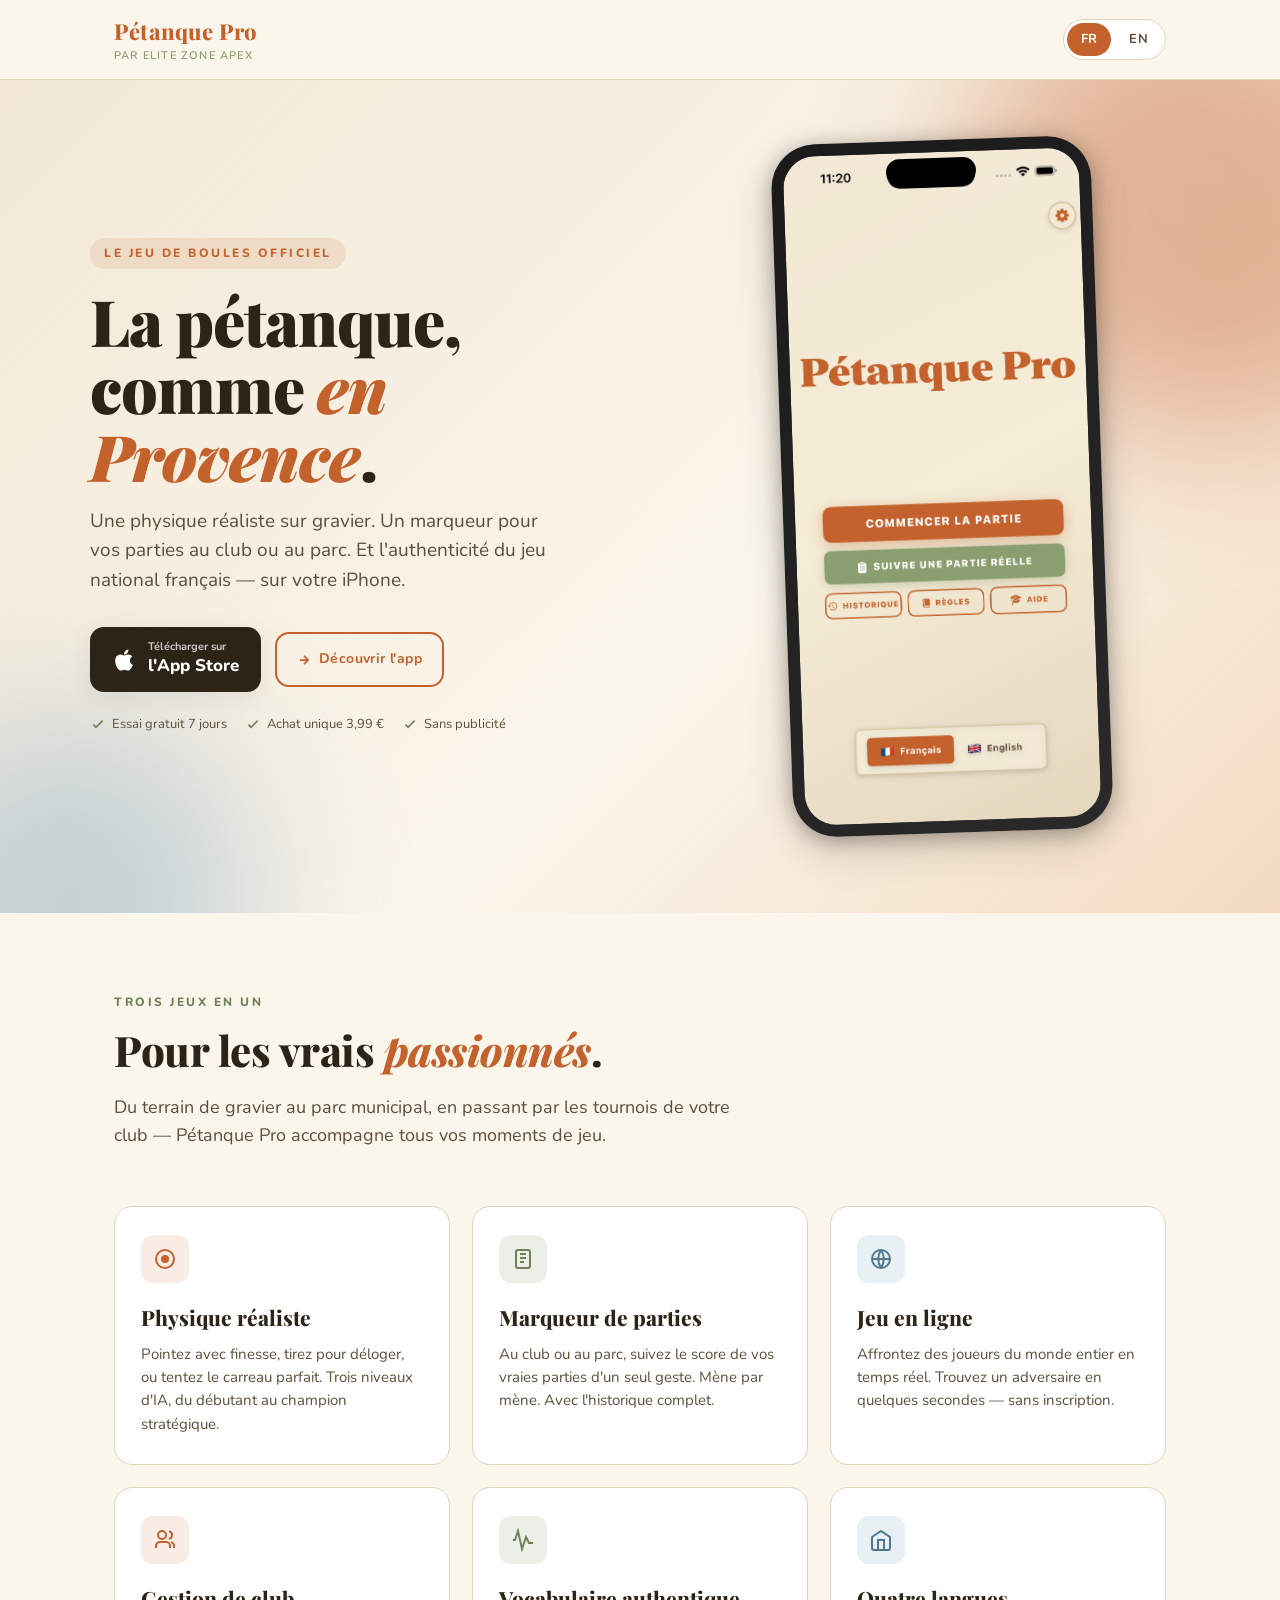
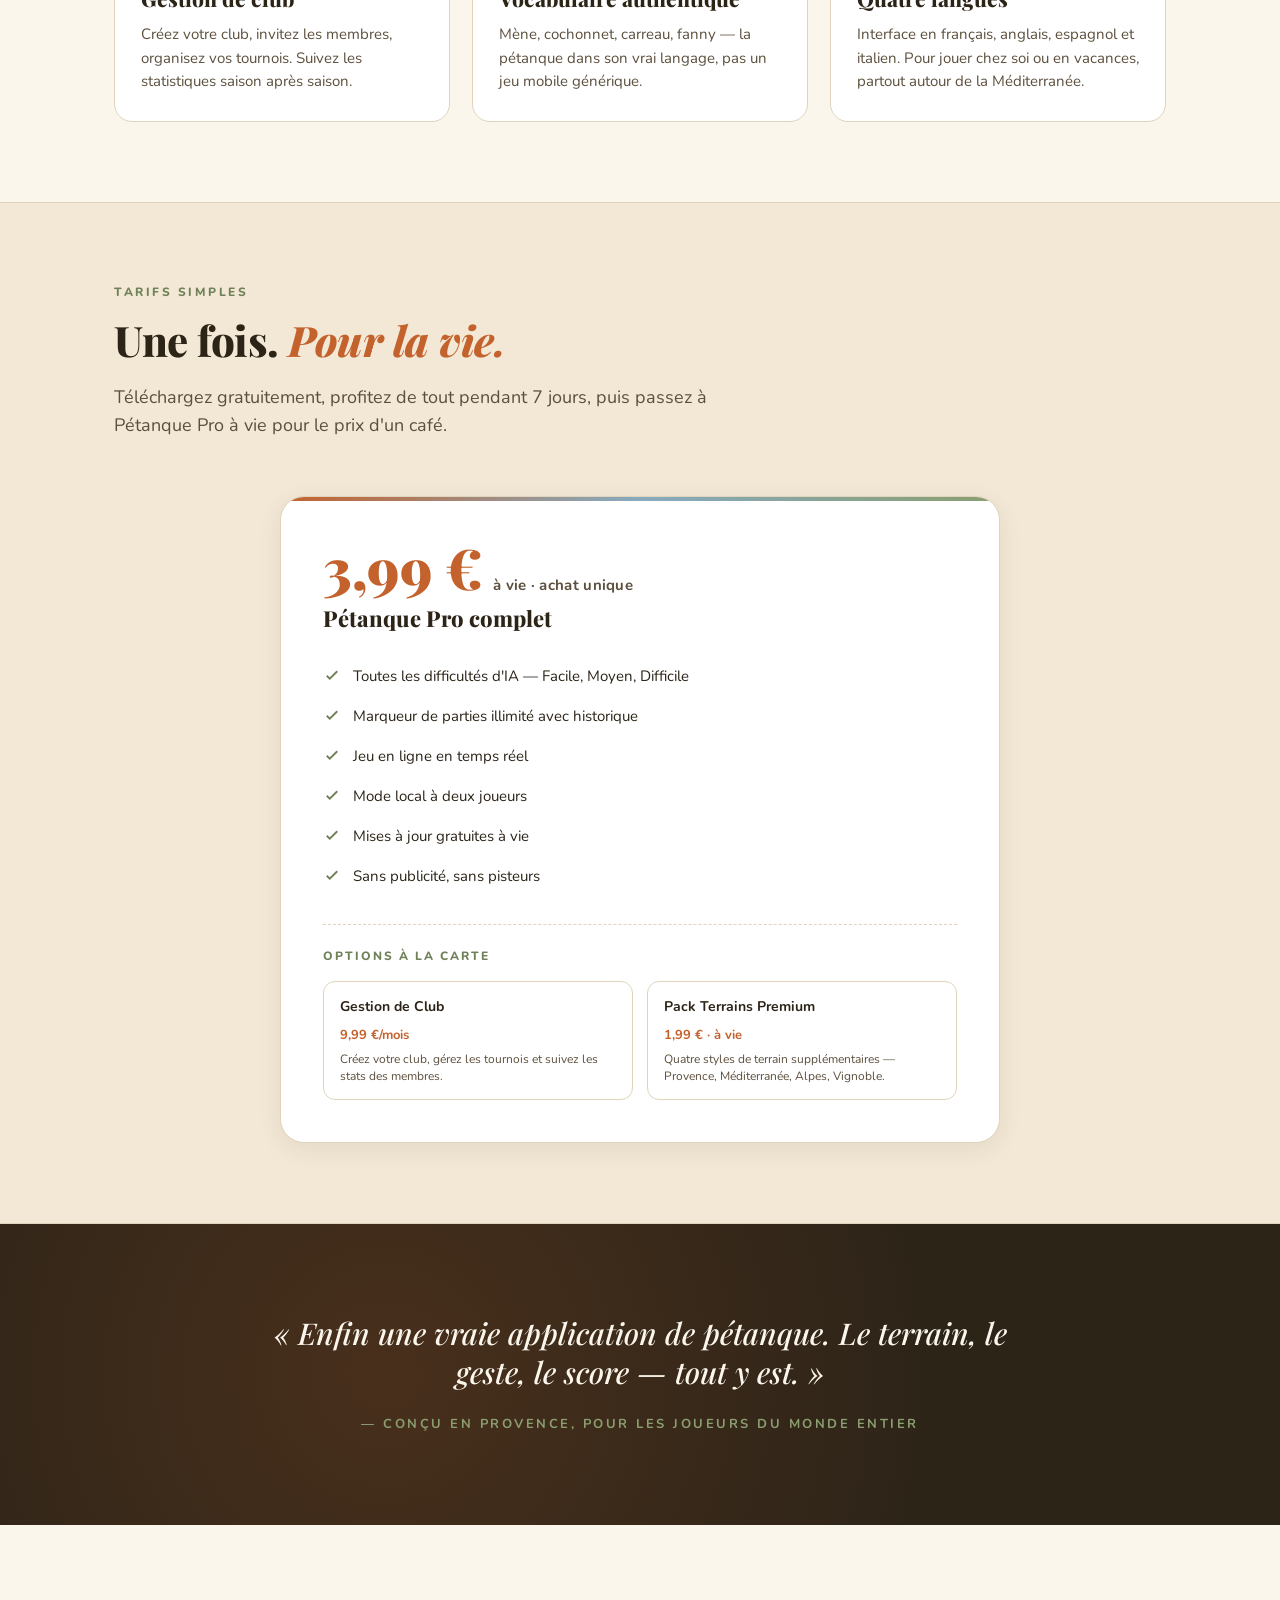
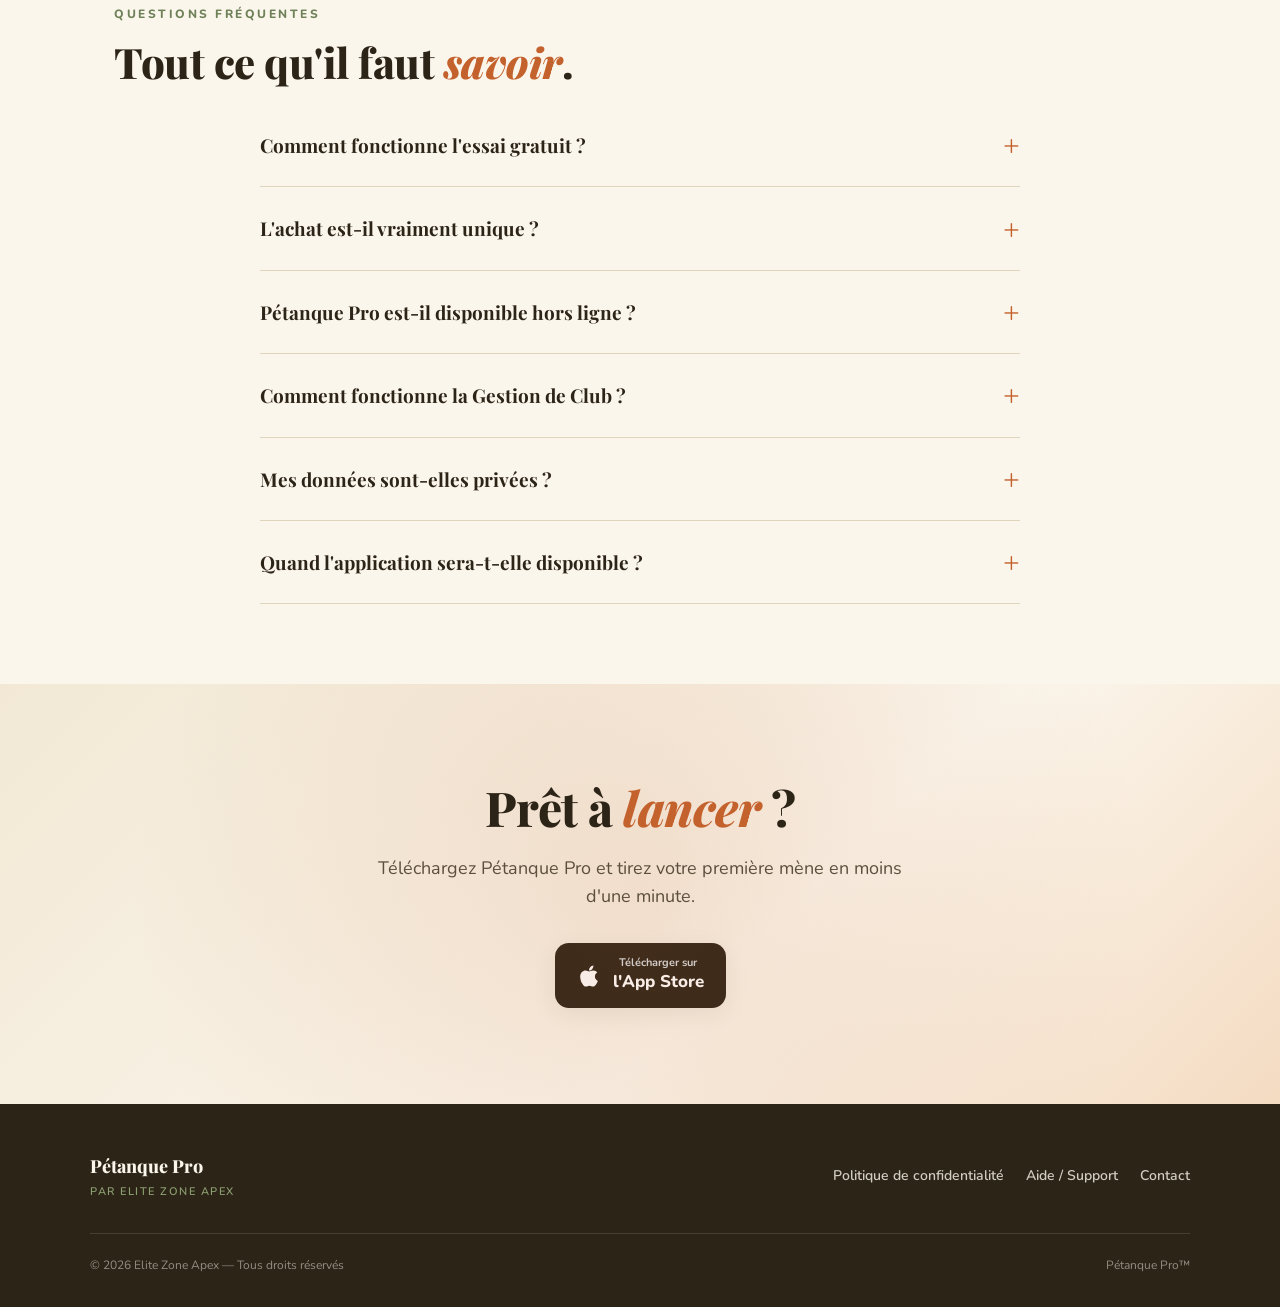
<file: index.html>
<!DOCTYPE html>
<html lang="fr">
<head>
<meta charset="UTF-8">
<meta name="viewport" content="width=device-width, initial-scale=1.0">
<title>Pétanque Pro — Le jeu de boules officiel</title>
<meta name="description" content="Pétanque Pro — physique réaliste, marqueur de parties, gestion de club. Téléchargez gratuitement sur l'App Store.">
<meta property="og:title" content="Pétanque Pro">
<meta property="og:description" content="Le jeu de boules officiel — physique réaliste, marqueur, parties en ligne.">
<meta property="og:type" content="website">
<meta name="theme-color" content="#C4622D">
<link rel="preconnect" href="https://fonts.googleapis.com">
<link rel="preconnect" href="https://fonts.gstatic.com" crossorigin>
<link href="https://fonts.googleapis.com/css2?family=Playfair+Display:ital,wght@0,500;0,700;0,800;0,900;1,500;1,700&family=Nunito:wght@400;600;700;800&display=swap" rel="stylesheet">
<link rel="stylesheet" href="styles.css">
</head>
<body>

<header class="topnav">
  <div class="topnav-inner">
    <a href="#top" class="brandmark">Pétanque Pro
      <span class="by"><span class="t-fr">par</span><span class="t-en">by</span> Elite Zone Apex</span>
    </a>
    <nav class="lang">
      <a href="#fr" id="tab-fr" class="active" onclick="switchLang('fr');return false;">FR</a>
      <a href="#en" id="tab-en" onclick="switchLang('en');return false;">EN</a>
    </nav>
  </div>
</header>

<main id="top">

<!-- =================== FRENCH =================== -->
<section class="section active" id="fr">

  <div class="hero">
    <div class="hero-inner">
      <div class="hero-text">
        <span class="hero-eyebrow">Le jeu de boules officiel</span>
        <h1>La pétanque,<br>comme <em>en Provence</em>.</h1>
        <p class="lede">
          Une physique réaliste sur gravier. Un marqueur pour vos parties au club ou au parc. Et l'authenticité du jeu national français — sur votre iPhone.
        </p>
        <div class="cta-row">
          <a class="btn-appstore" href="#" aria-label="Télécharger sur l'App Store">
            <svg viewBox="0 0 384 512" fill="currentColor" aria-hidden="true"><path d="M318.7 268.7c-.2-36.7 16.4-64.4 50-84.8-18.8-26.9-47.2-41.7-84.7-44.6-35.5-2.8-74.3 20.7-88.5 20.7-15 0-49.4-19.7-76.4-19.7C63.3 141.2 4 184.8 4 273.5q0 39.3 14.4 81.2c12.8 36.7 59 126.7 107.2 125.2 25.2-.6 43-17.9 75.8-17.9 31.8 0 48.3 17.9 76.4 17.9 48.6-.7 90.4-82.5 102.6-119.3-65.2-30.7-61.7-90-61.7-91.9zm-56.6-164.2c27.3-32.4 24.8-61.9 24-72.5-24.1 1.4-52 16.4-67.9 34.9-17.5 19.8-27.8 44.3-25.6 71.9 26.1 2 49.9-11.4 69.5-34.3z"/></svg>
            <span><span class="apl-line">Télécharger sur</span><span class="apl-name">l'App Store</span></span>
          </a>
          <a class="btn-secondary" href="#features-fr">
            <svg viewBox="0 0 24 24" width="14" height="14" fill="none" stroke="currentColor" stroke-width="3" aria-hidden="true"><path d="M5 12h14M12 5l7 7-7 7"/></svg>
            Découvrir l'app
          </a>
        </div>
        <div class="hero-trust">
          <span class="hero-trust-item">
            <svg viewBox="0 0 24 24" fill="none" stroke="currentColor" stroke-width="2.5"><path d="M5 13l4 4L19 7"/></svg>
            Essai gratuit 7 jours
          </span>
          <span class="hero-trust-item">
            <svg viewBox="0 0 24 24" fill="none" stroke="currentColor" stroke-width="2.5"><path d="M5 13l4 4L19 7"/></svg>
            Achat unique 3,99 €
          </span>
          <span class="hero-trust-item">
            <svg viewBox="0 0 24 24" fill="none" stroke="currentColor" stroke-width="2.5"><path d="M5 13l4 4L19 7"/></svg>
            Sans publicité
          </span>
        </div>
      </div>
      <div class="hero-screenshot">
        <div class="phone-frame">
          <img src="hero-screenshot.png" alt="Capture d'écran de Pétanque Pro" loading="eager">
        </div>
      </div>
    </div>
  </div>

  <section class="container" id="features-fr">
    <span class="eyebrow">Trois jeux en un</span>
    <h2>Pour les vrais <em>passionnés</em>.</h2>
    <p class="section-lede">
      Du terrain de gravier au parc municipal, en passant par les tournois de votre club — Pétanque Pro accompagne tous vos moments de jeu.
    </p>

    <div class="features-grid">
      <div class="feature-card">
        <div class="feature-icon">
          <svg viewBox="0 0 24 24" fill="none" stroke="currentColor" stroke-width="2"><circle cx="12" cy="12" r="9"/><circle cx="12" cy="12" r="3" fill="currentColor"/></svg>
        </div>
        <h3>Physique réaliste</h3>
        <p>Pointez avec finesse, tirez pour déloger, ou tentez le carreau parfait. Trois niveaux d'IA, du débutant au champion stratégique.</p>
      </div>

      <div class="feature-card sage">
        <div class="feature-icon">
          <svg viewBox="0 0 24 24" fill="none" stroke="currentColor" stroke-width="2"><rect x="5" y="3" width="14" height="18" rx="2"/><path d="M9 7h6M9 11h6M9 15h4"/></svg>
        </div>
        <h3>Marqueur de parties</h3>
        <p>Au club ou au parc, suivez le score de vos vraies parties d'un seul geste. Mène par mène. Avec l'historique complet.</p>
      </div>

      <div class="feature-card sky">
        <div class="feature-icon">
          <svg viewBox="0 0 24 24" fill="none" stroke="currentColor" stroke-width="2"><circle cx="12" cy="12" r="9"/><path d="M3 12h18M12 3a16 16 0 010 18M12 3a16 16 0 000 18"/></svg>
        </div>
        <h3>Jeu en ligne</h3>
        <p>Affrontez des joueurs du monde entier en temps réel. Trouvez un adversaire en quelques secondes — sans inscription.</p>
      </div>

      <div class="feature-card">
        <div class="feature-icon">
          <svg viewBox="0 0 24 24" fill="none" stroke="currentColor" stroke-width="2"><path d="M17 20v-2a4 4 0 00-4-4H7a4 4 0 00-4 4v2M21 20v-2a4 4 0 00-3-3.87M16 3.13a4 4 0 010 7.75"/><circle cx="9" cy="7" r="4"/></svg>
        </div>
        <h3>Gestion de club</h3>
        <p>Créez votre club, invitez les membres, organisez vos tournois. Suivez les statistiques saison après saison.</p>
      </div>

      <div class="feature-card sage">
        <div class="feature-icon">
          <svg viewBox="0 0 24 24" fill="none" stroke="currentColor" stroke-width="2"><path d="M2 12h2l3-9 4 18 4-12 3 6h4"/></svg>
        </div>
        <h3>Vocabulaire authentique</h3>
        <p>Mène, cochonnet, carreau, fanny — la pétanque dans son vrai langage, pas un jeu mobile générique.</p>
      </div>

      <div class="feature-card sky">
        <div class="feature-icon">
          <svg viewBox="0 0 24 24" fill="none" stroke="currentColor" stroke-width="2"><path d="M3 9l9-6 9 6v11a2 2 0 01-2 2H5a2 2 0 01-2-2zM9 22V12h6v10"/></svg>
        </div>
        <h3>Quatre langues</h3>
        <p>Interface en français, anglais, espagnol et italien. Pour jouer chez soi ou en vacances, partout autour de la Méditerranée.</p>
      </div>
    </div>
  </section>

  <section class="pricing">
    <div class="container">
      <span class="eyebrow">Tarifs simples</span>
      <h2>Une fois. <em>Pour la vie.</em></h2>
      <p class="section-lede">
        Téléchargez gratuitement, profitez de tout pendant 7 jours, puis passez à Pétanque Pro à vie pour le prix d'un café.
      </p>

      <div class="pricing-card">
        <div class="pricing-headline">
          <span class="price">3,99 €</span>
          <span class="for-life">à vie · achat unique</span>
        </div>
        <h3>Pétanque Pro complet</h3>

        <ul class="pricing-list">
          <li><svg viewBox="0 0 24 24" fill="none" stroke="currentColor" stroke-width="2.5"><path d="M5 13l4 4L19 7"/></svg> Toutes les difficultés d'IA — Facile, Moyen, Difficile</li>
          <li><svg viewBox="0 0 24 24" fill="none" stroke="currentColor" stroke-width="2.5"><path d="M5 13l4 4L19 7"/></svg> Marqueur de parties illimité avec historique</li>
          <li><svg viewBox="0 0 24 24" fill="none" stroke="currentColor" stroke-width="2.5"><path d="M5 13l4 4L19 7"/></svg> Jeu en ligne en temps réel</li>
          <li><svg viewBox="0 0 24 24" fill="none" stroke="currentColor" stroke-width="2.5"><path d="M5 13l4 4L19 7"/></svg> Mode local à deux joueurs</li>
          <li><svg viewBox="0 0 24 24" fill="none" stroke="currentColor" stroke-width="2.5"><path d="M5 13l4 4L19 7"/></svg> Mises à jour gratuites à vie</li>
          <li><svg viewBox="0 0 24 24" fill="none" stroke="currentColor" stroke-width="2.5"><path d="M5 13l4 4L19 7"/></svg> Sans publicité, sans pisteurs</li>
        </ul>

        <div class="addons">
          <h4>Options à la carte</h4>
          <div class="addons-list">
            <div class="addon">
              <span class="addon-name">Gestion de Club</span>
              <span class="addon-price">9,99 €/mois</span>
              <span class="addon-desc">Créez votre club, gérez les tournois et suivez les stats des membres.</span>
            </div>
            <div class="addon">
              <span class="addon-name">Pack Terrains Premium</span>
              <span class="addon-price">1,99 € · à vie</span>
              <span class="addon-desc">Quatre styles de terrain supplémentaires — Provence, Méditerranée, Alpes, Vignoble.</span>
            </div>
          </div>
        </div>
      </div>
    </div>
  </section>

  <section class="quote-band">
    <div class="container">
      <blockquote>
        « Enfin une vraie application de pétanque. Le terrain, le geste, le score — tout y est. »
      </blockquote>
      <cite>— Conçu en Provence, pour les joueurs du monde entier</cite>
    </div>
  </section>

  <section class="container">
    <span class="eyebrow">Questions fréquentes</span>
    <h2>Tout ce qu'il faut <em>savoir</em>.</h2>

    <div class="faq-list">
      <details class="faq-item">
        <summary>Comment fonctionne l'essai gratuit ?</summary>
        <div class="faq-answer">
          Téléchargez l'app gratuitement et utilisez toutes les fonctionnalités pendant 7 jours, sans aucun engagement. À la fin de l'essai, un seul achat de 3,99 € débloque Pétanque Pro à vie. Pas de prélèvement automatique, pas de surprise.
        </div>
      </details>

      <details class="faq-item">
        <summary>L'achat est-il vraiment unique ?</summary>
        <div class="faq-answer">
          Oui. Pour 3,99 €, vous obtenez Pétanque Pro pour toujours, sur tous vos appareils Apple connectés au même identifiant. Les mises à jour sont gratuites. Seuls la Gestion de Club (9,99 €/mois) et les packs de terrains optionnels sont vendus séparément.
        </div>
      </details>

      <details class="faq-item">
        <summary>Pétanque Pro est-il disponible hors ligne ?</summary>
        <div class="faq-answer">
          Oui. Le jeu contre l'IA, le marqueur de parties et l'historique fonctionnent entièrement hors ligne. Une connexion n'est nécessaire que pour le jeu en ligne et la Gestion de Club.
        </div>
      </details>

      <details class="faq-item">
        <summary>Comment fonctionne la Gestion de Club ?</summary>
        <div class="faq-answer">
          L'abonnement Gestion de Club (9,99 €/mois) vous permet de créer un club, d'inviter des membres avec un code, d'organiser des tournois en round-robin ou en élimination directe, et de suivre les statistiques de chaque joueur dans le temps. Idéal pour les clubs locaux et les associations.
        </div>
      </details>

      <details class="faq-item">
        <summary>Mes données sont-elles privées ?</summary>
        <div class="faq-answer">
          Pétanque Pro ne contient aucune publicité ni pisteur. Vos parties locales restent sur votre appareil. Si vous créez un compte (optionnel pour le multijoueur en ligne), seul votre nom d'affichage est partagé avec vos adversaires. <a href="privacy.html">Lire la politique de confidentialité.</a>
        </div>
      </details>

      <details class="faq-item">
        <summary>Quand l'application sera-t-elle disponible ?</summary>
        <div class="faq-answer">
          Pétanque Pro arrive bientôt sur l'App Store. Pour être prévenu du lancement, écrivez-nous à <a href="mailto:support@elitezoneapex.com">support@elitezoneapex.com</a>.
        </div>
      </details>
    </div>
  </section>

  <section class="final-cta">
    <h2>Prêt à <em>lancer</em> ?</h2>
    <p>Téléchargez Pétanque Pro et tirez votre première mène en moins d'une minute.</p>
    <a class="btn-appstore" href="#" aria-label="Télécharger sur l'App Store">
      <svg viewBox="0 0 384 512" fill="currentColor" aria-hidden="true"><path d="M318.7 268.7c-.2-36.7 16.4-64.4 50-84.8-18.8-26.9-47.2-41.7-84.7-44.6-35.5-2.8-74.3 20.7-88.5 20.7-15 0-49.4-19.7-76.4-19.7C63.3 141.2 4 184.8 4 273.5q0 39.3 14.4 81.2c12.8 36.7 59 126.7 107.2 125.2 25.2-.6 43-17.9 75.8-17.9 31.8 0 48.3 17.9 76.4 17.9 48.6-.7 90.4-82.5 102.6-119.3-65.2-30.7-61.7-90-61.7-91.9zm-56.6-164.2c27.3-32.4 24.8-61.9 24-72.5-24.1 1.4-52 16.4-67.9 34.9-17.5 19.8-27.8 44.3-25.6 71.9 26.1 2 49.9-11.4 69.5-34.3z"/></svg>
      <span><span class="apl-line">Télécharger sur</span><span class="apl-name">l'App Store</span></span>
    </a>
  </section>
</section>

<!-- =================== ENGLISH =================== -->
<section class="section" id="en">

  <div class="hero">
    <div class="hero-inner">
      <div class="hero-text">
        <span class="hero-eyebrow">The official boules game</span>
        <h1>Pétanque,<br>the way it's <em>played</em>.</h1>
        <p class="lede">
          Realistic gravel-court physics. A scorekeeper for your real games at the park or club. The authenticity of the French national pastime — on your iPhone.
        </p>
        <div class="cta-row">
          <a class="btn-appstore" href="#" aria-label="Download on the App Store">
            <svg viewBox="0 0 384 512" fill="currentColor" aria-hidden="true"><path d="M318.7 268.7c-.2-36.7 16.4-64.4 50-84.8-18.8-26.9-47.2-41.7-84.7-44.6-35.5-2.8-74.3 20.7-88.5 20.7-15 0-49.4-19.7-76.4-19.7C63.3 141.2 4 184.8 4 273.5q0 39.3 14.4 81.2c12.8 36.7 59 126.7 107.2 125.2 25.2-.6 43-17.9 75.8-17.9 31.8 0 48.3 17.9 76.4 17.9 48.6-.7 90.4-82.5 102.6-119.3-65.2-30.7-61.7-90-61.7-91.9zm-56.6-164.2c27.3-32.4 24.8-61.9 24-72.5-24.1 1.4-52 16.4-67.9 34.9-17.5 19.8-27.8 44.3-25.6 71.9 26.1 2 49.9-11.4 69.5-34.3z"/></svg>
            <span><span class="apl-line">Download on the</span><span class="apl-name">App Store</span></span>
          </a>
          <a class="btn-secondary" href="#features-en">
            <svg viewBox="0 0 24 24" width="14" height="14" fill="none" stroke="currentColor" stroke-width="3" aria-hidden="true"><path d="M5 12h14M12 5l7 7-7 7"/></svg>
            Explore the app
          </a>
        </div>
        <div class="hero-trust">
          <span class="hero-trust-item">
            <svg viewBox="0 0 24 24" fill="none" stroke="currentColor" stroke-width="2.5"><path d="M5 13l4 4L19 7"/></svg>
            7-day free trial
          </span>
          <span class="hero-trust-item">
            <svg viewBox="0 0 24 24" fill="none" stroke="currentColor" stroke-width="2.5"><path d="M5 13l4 4L19 7"/></svg>
            One-time $3.99
          </span>
          <span class="hero-trust-item">
            <svg viewBox="0 0 24 24" fill="none" stroke="currentColor" stroke-width="2.5"><path d="M5 13l4 4L19 7"/></svg>
            No ads
          </span>
        </div>
      </div>
      <div class="hero-screenshot">
        <div class="phone-frame">
          <img src="hero-screenshot.png" alt="Pétanque Pro screenshot" loading="eager">
        </div>
      </div>
    </div>
  </div>

  <section class="container" id="features-en">
    <span class="eyebrow">Three apps in one</span>
    <h2>Built for <em>real players</em>.</h2>
    <p class="section-lede">
      From the gravel court to the city park to your club's tournament — Pétanque Pro is with you for every moment of the game.
    </p>

    <div class="features-grid">
      <div class="feature-card">
        <div class="feature-icon">
          <svg viewBox="0 0 24 24" fill="none" stroke="currentColor" stroke-width="2"><circle cx="12" cy="12" r="9"/><circle cx="12" cy="12" r="3" fill="currentColor"/></svg>
        </div>
        <h3>Realistic physics</h3>
        <p>Point with finesse, shoot to dislodge, or attempt the perfect carreau. Three AI difficulties — from beginner to strategic champion.</p>
      </div>

      <div class="feature-card sage">
        <div class="feature-icon">
          <svg viewBox="0 0 24 24" fill="none" stroke="currentColor" stroke-width="2"><rect x="5" y="3" width="14" height="18" rx="2"/><path d="M9 7h6M9 11h6M9 15h4"/></svg>
        </div>
        <h3>Real-life scorekeeper</h3>
        <p>At the club or the park, track the score of your real games in one tap — mène by mène. With full game history.</p>
      </div>

      <div class="feature-card sky">
        <div class="feature-icon">
          <svg viewBox="0 0 24 24" fill="none" stroke="currentColor" stroke-width="2"><circle cx="12" cy="12" r="9"/><path d="M3 12h18M12 3a16 16 0 010 18M12 3a16 16 0 000 18"/></svg>
        </div>
        <h3>Online play</h3>
        <p>Face players from around the world in real time. Find an opponent in seconds — no signup required.</p>
      </div>

      <div class="feature-card">
        <div class="feature-icon">
          <svg viewBox="0 0 24 24" fill="none" stroke="currentColor" stroke-width="2"><path d="M17 20v-2a4 4 0 00-4-4H7a4 4 0 00-4 4v2M21 20v-2a4 4 0 00-3-3.87M16 3.13a4 4 0 010 7.75"/><circle cx="9" cy="7" r="4"/></svg>
        </div>
        <h3>Club management</h3>
        <p>Create your club, invite members, run tournaments. Track member statistics season after season.</p>
      </div>

      <div class="feature-card sage">
        <div class="feature-icon">
          <svg viewBox="0 0 24 24" fill="none" stroke="currentColor" stroke-width="2"><path d="M2 12h2l3-9 4 18 4-12 3 6h4"/></svg>
        </div>
        <h3>Authentic vocabulary</h3>
        <p>Mène, cochonnet, carreau, fanny — pétanque in its real language, not a generic mobile game.</p>
      </div>

      <div class="feature-card sky">
        <div class="feature-icon">
          <svg viewBox="0 0 24 24" fill="none" stroke="currentColor" stroke-width="2"><path d="M3 9l9-6 9 6v11a2 2 0 01-2 2H5a2 2 0 01-2-2zM9 22V12h6v10"/></svg>
        </div>
        <h3>Four languages</h3>
        <p>Interface in French, English, Spanish and Italian — for play at home or on holiday around the Mediterranean.</p>
      </div>
    </div>
  </section>

  <section class="pricing">
    <div class="container">
      <span class="eyebrow">Simple pricing</span>
      <h2>Once. <em>For life.</em></h2>
      <p class="section-lede">
        Download free, enjoy everything for 7 days, then unlock Pétanque Pro for life — for less than the price of a coffee.
      </p>

      <div class="pricing-card">
        <div class="pricing-headline">
          <span class="price">$3.99</span>
          <span class="for-life">for life · one-time</span>
        </div>
        <h3>Pétanque Pro full app</h3>

        <ul class="pricing-list">
          <li><svg viewBox="0 0 24 24" fill="none" stroke="currentColor" stroke-width="2.5"><path d="M5 13l4 4L19 7"/></svg> All AI difficulties — Easy, Medium, Hard</li>
          <li><svg viewBox="0 0 24 24" fill="none" stroke="currentColor" stroke-width="2.5"><path d="M5 13l4 4L19 7"/></svg> Unlimited scorekeeper with full history</li>
          <li><svg viewBox="0 0 24 24" fill="none" stroke="currentColor" stroke-width="2.5"><path d="M5 13l4 4L19 7"/></svg> Real-time online multiplayer</li>
          <li><svg viewBox="0 0 24 24" fill="none" stroke="currentColor" stroke-width="2.5"><path d="M5 13l4 4L19 7"/></svg> Local two-player mode</li>
          <li><svg viewBox="0 0 24 24" fill="none" stroke="currentColor" stroke-width="2.5"><path d="M5 13l4 4L19 7"/></svg> Free updates for life</li>
          <li><svg viewBox="0 0 24 24" fill="none" stroke="currentColor" stroke-width="2.5"><path d="M5 13l4 4L19 7"/></svg> No ads, no trackers</li>
        </ul>

        <div class="addons">
          <h4>Optional add-ons</h4>
          <div class="addons-list">
            <div class="addon">
              <span class="addon-name">Club Management</span>
              <span class="addon-price">$9.99/month</span>
              <span class="addon-desc">Create your club, manage tournaments, track member stats over time.</span>
            </div>
            <div class="addon">
              <span class="addon-name">Premium Court Pack</span>
              <span class="addon-price">$1.99 · for life</span>
              <span class="addon-desc">Four extra court styles — Provence, Mediterranean, Alpine, Vineyard.</span>
            </div>
          </div>
        </div>
      </div>
    </div>
  </section>

  <section class="quote-band">
    <div class="container">
      <blockquote>
        "Finally, a real pétanque app. The court, the throw, the score — it's all there."
      </blockquote>
      <cite>— Built in Provence, for players around the world</cite>
    </div>
  </section>

  <section class="container">
    <span class="eyebrow">Frequently asked</span>
    <h2>What you should <em>know</em>.</h2>

    <div class="faq-list">
      <details class="faq-item">
        <summary>How does the free trial work?</summary>
        <div class="faq-answer">
          Download the app free and use every feature for 7 days, no commitment. At the end of the trial, a single $3.99 purchase unlocks Pétanque Pro for life. No auto-renewing subscription, no surprises.
        </div>
      </details>

      <details class="faq-item">
        <summary>Is the purchase truly one-time?</summary>
        <div class="faq-answer">
          Yes. For $3.99 you get Pétanque Pro forever, on every Apple device tied to the same Apple ID. Updates are free. Only Club Management ($9.99/month) and the optional Premium Court Pack are sold separately.
        </div>
      </details>

      <details class="faq-item">
        <summary>Does Pétanque Pro work offline?</summary>
        <div class="faq-answer">
          Yes. AI play, the scorekeeper and your full game history work fully offline. A connection is only needed for online multiplayer and Club Management.
        </div>
      </details>

      <details class="faq-item">
        <summary>How does Club Management work?</summary>
        <div class="faq-answer">
          The Club Management subscription ($9.99/month) lets you create a club, invite members with an invite code, run round-robin or single-elimination tournaments, and track each player's stats over time. Built for local clubs and pétanque associations.
        </div>
      </details>

      <details class="faq-item">
        <summary>Is my data private?</summary>
        <div class="faq-answer">
          Pétanque Pro contains no advertising and no trackers. Your local games stay on your device. If you create an optional account for online multiplayer, only your display name is shared with opponents. <a href="privacy.html#en">Read the privacy policy.</a>
        </div>
      </details>

      <details class="faq-item">
        <summary>When will the app be available?</summary>
        <div class="faq-answer">
          Pétanque Pro is coming soon to the App Store. To be notified at launch, drop us a line at <a href="mailto:support@elitezoneapex.com">support@elitezoneapex.com</a>.
        </div>
      </details>
    </div>
  </section>

  <section class="final-cta">
    <h2>Ready to <em>throw</em>?</h2>
    <p>Download Pétanque Pro and play your first mène in under a minute.</p>
    <a class="btn-appstore" href="#" aria-label="Download on the App Store">
      <svg viewBox="0 0 384 512" fill="currentColor" aria-hidden="true"><path d="M318.7 268.7c-.2-36.7 16.4-64.4 50-84.8-18.8-26.9-47.2-41.7-84.7-44.6-35.5-2.8-74.3 20.7-88.5 20.7-15 0-49.4-19.7-76.4-19.7C63.3 141.2 4 184.8 4 273.5q0 39.3 14.4 81.2c12.8 36.7 59 126.7 107.2 125.2 25.2-.6 43-17.9 75.8-17.9 31.8 0 48.3 17.9 76.4 17.9 48.6-.7 90.4-82.5 102.6-119.3-65.2-30.7-61.7-90-61.7-91.9zm-56.6-164.2c27.3-32.4 24.8-61.9 24-72.5-24.1 1.4-52 16.4-67.9 34.9-17.5 19.8-27.8 44.3-25.6 71.9 26.1 2 49.9-11.4 69.5-34.3z"/></svg>
      <span><span class="apl-line">Download on the</span><span class="apl-name">App Store</span></span>
    </a>
  </section>
</section>

</main>

<footer class="site-footer">
  <div class="footer-inner">
    <div class="footer-brand">Pétanque Pro<span class="by"><span class="t-fr">par</span><span class="t-en">by</span> Elite Zone Apex</span></div>
    <div class="footer-links">
      <a href="privacy.html"><span class="t-fr">Politique de confidentialité</span><span class="t-en">Privacy Policy</span></a>
      <a href="support.html"><span class="t-fr">Aide / Support</span><span class="t-en">Help / Support</span></a>
      <a href="mailto:support@elitezoneapex.com">Contact</a>
    </div>
  </div>
  <div class="footer-base">
    <span><span class="t-fr">© 2026 Elite Zone Apex — Tous droits réservés</span><span class="t-en">© 2026 Elite Zone Apex — All rights reserved</span></span>
    <span>Pétanque Pro™</span>
  </div>
</footer>

<script>
function switchLang(lang) {
  document.querySelectorAll('.section').forEach(s => s.classList.remove('active'));
  document.getElementById(lang).classList.add('active');
  document.querySelectorAll('nav.lang a').forEach(a => a.classList.remove('active'));
  document.getElementById('tab-' + lang).classList.add('active');
  document.body.dataset.lang = lang;
  document.documentElement.lang = lang;
  history.replaceState(null, '', '#' + lang);
  window.scrollTo({ top: 0, behavior: 'auto' });
}
document.body.dataset.lang = 'fr';
if (location.hash === '#en') switchLang('en');
</script>

</body>
</html>
</file>
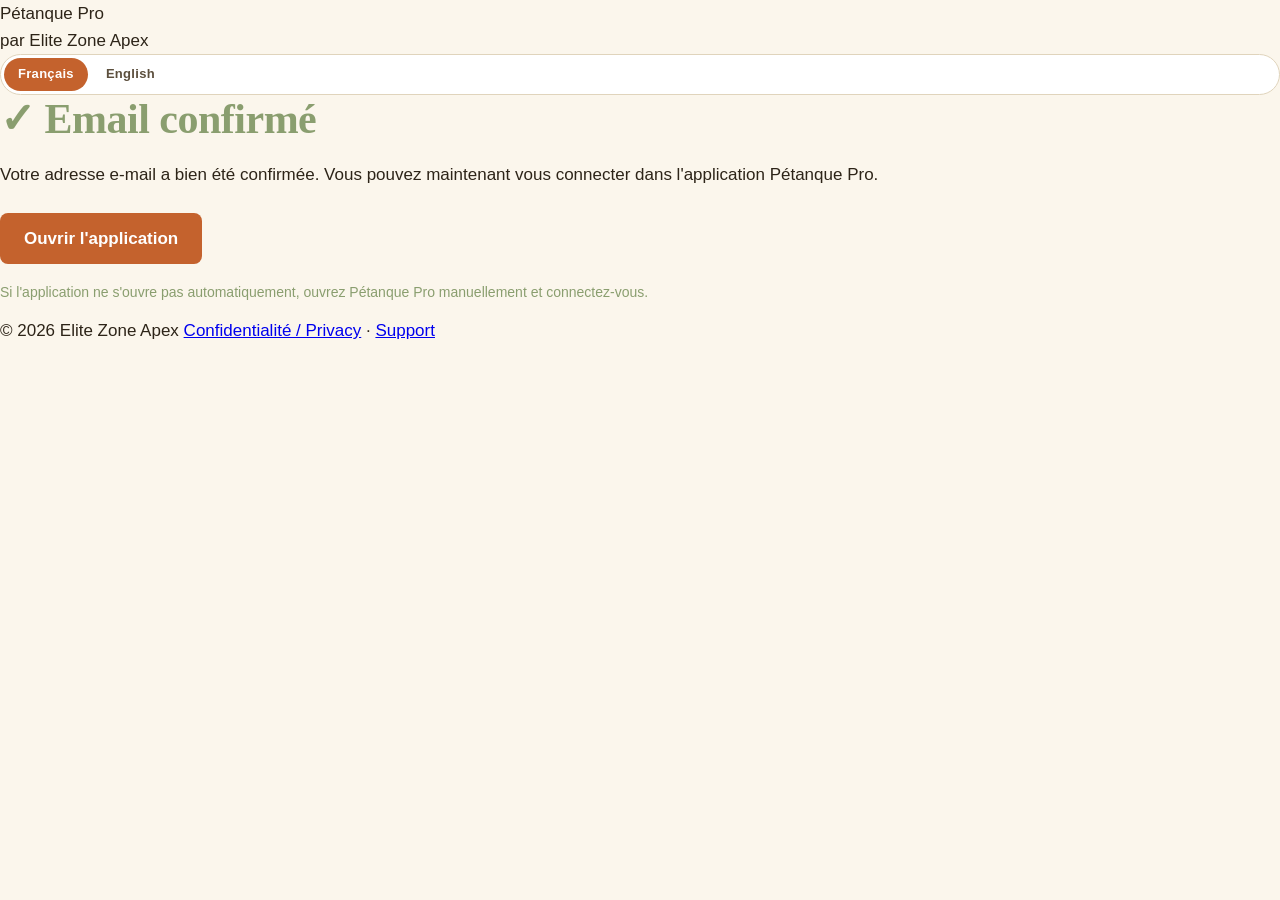
<file: auth-confirmed.html>
<!DOCTYPE html>
<html lang="fr">
<head>
<meta charset="UTF-8">
<meta name="viewport" content="width=device-width, initial-scale=1.0">
<title>Email confirmé — Pétanque Pro</title>
<meta name="description" content="Email confirmé pour Pétanque Pro.">
<link rel="stylesheet" href="styles.css">
</head>
<body>
<div class="wrap">
  <header class="brand">
    <div class="logo"><a href="index.html" style="color:inherit;text-decoration:none;">Pétanque Pro</a></div>
    <div class="by"><span class="by-fr">par</span><span class="by-en" style="display:none;">by</span> Elite Zone Apex</div>
  </header>

  <nav class="lang">
    <a href="#fr" id="tab-fr" class="active" onclick="switchLang('fr');return false;">Français</a>
    <a href="#en" id="tab-en" onclick="switchLang('en');return false;">English</a>
  </nav>

  <section class="section active" id="fr">
    <h1 id="status-title-fr">Vérification…</h1>
    <p class="meta" id="status-msg-fr">Confirmation de votre adresse e-mail en cours.</p>

    <div id="success-fr" style="display:none;">
      <h2 style="color: var(--sage);">✓ Email confirmé</h2>
      <p>Votre adresse e-mail a bien été confirmée. Vous pouvez maintenant vous connecter dans l'application Pétanque Pro.</p>
      <p style="margin-top: 24px;">
        <a href="petanquepro://" style="display: inline-block; padding: 12px 24px; background: var(--terracotta); color: white; text-decoration: none; border-radius: 8px; font-weight: bold;">Ouvrir l'application</a>
      </p>
      <p style="margin-top: 16px; font-size: 14px; color: var(--sage);">
        Si l'application ne s'ouvre pas automatiquement, ouvrez Pétanque Pro manuellement et connectez-vous.
      </p>
    </div>

    <div id="error-fr" style="display:none;">
      <h2 style="color: var(--terracotta);">✗ Erreur de confirmation</h2>
      <p id="error-detail-fr">Le lien de confirmation est invalide ou a expiré.</p>
      <p style="margin-top: 16px;">Veuillez réessayer la création de compte dans l'application, ou contactez <a href="mailto:support@elitezoneapex.com">support@elitezoneapex.com</a>.</p>
    </div>
  </section>

  <section class="section" id="en">
    <h1 id="status-title-en">Verifying…</h1>
    <p class="meta" id="status-msg-en">Confirming your email address.</p>

    <div id="success-en" style="display:none;">
      <h2 style="color: var(--sage);">✓ Email confirmed</h2>
      <p>Your email address has been confirmed. You can now sign in to the Pétanque Pro app.</p>
      <p style="margin-top: 24px;">
        <a href="petanquepro://" style="display: inline-block; padding: 12px 24px; background: var(--terracotta); color: white; text-decoration: none; border-radius: 8px; font-weight: bold;">Open the app</a>
      </p>
      <p style="margin-top: 16px; font-size: 14px; color: var(--sage);">
        If the app doesn't open automatically, open Pétanque Pro manually and sign in.
      </p>
    </div>

    <div id="error-en" style="display:none;">
      <h2 style="color: var(--terracotta);">✗ Confirmation failed</h2>
      <p id="error-detail-en">The confirmation link is invalid or expired.</p>
      <p style="margin-top: 16px;">Please try creating your account again in the app, or contact <a href="mailto:support@elitezoneapex.com">support@elitezoneapex.com</a>.</p>
    </div>
  </section>

  <footer>
    <span>© 2026 Elite Zone Apex</span>
    <span><a href="privacy.html">Confidentialité / Privacy</a> · <a href="support.html">Support</a></span>
  </footer>
</div>

<script>
function switchLang(lang) {
  document.querySelectorAll('.section').forEach(s => s.classList.remove('active'));
  document.getElementById(lang).classList.add('active');
  document.querySelectorAll('nav.lang a').forEach(a => a.classList.remove('active'));
  document.getElementById('tab-' + lang).classList.add('active');
  document.querySelectorAll('.by-fr').forEach(e => e.style.display = lang === 'fr' ? '' : 'none');
  document.querySelectorAll('.by-en').forEach(e => e.style.display = lang === 'en' ? '' : 'none');
  document.documentElement.lang = lang;
  history.replaceState(null, '', '#' + lang);
}
if (location.hash === '#en') switchLang('en');

(function() {
  const hash = window.location.hash.substring(1);
  const params = new URLSearchParams(hash);
  const search = new URLSearchParams(window.location.search);

  const error = params.get('error') || search.get('error');
  const errorDescription = params.get('error_description') || search.get('error_description');
  const accessToken = params.get('access_token');
  const type = params.get('type') || search.get('type');

  function showResult(success, errMsg) {
    document.getElementById('status-title-fr').style.display = 'none';
    document.getElementById('status-msg-fr').style.display = 'none';
    document.getElementById('status-title-en').style.display = 'none';
    document.getElementById('status-msg-en').style.display = 'none';

    if (success) {
      document.getElementById('success-fr').style.display = 'block';
      document.getElementById('success-en').style.display = 'block';
    } else {
      document.getElementById('error-fr').style.display = 'block';
      document.getElementById('error-en').style.display = 'block';
      if (errMsg) {
        document.getElementById('error-detail-fr').textContent = errMsg;
        document.getElementById('error-detail-en').textContent = errMsg;
      }
    }
  }

  if (error) {
    showResult(false, errorDescription || error);
  } else if (accessToken || type === 'signup' || type === 'email_change' || type === 'recovery') {
    showResult(true);
  } else {
    showResult(true);
  }
})();
</script>
</body>
</html>
</file>
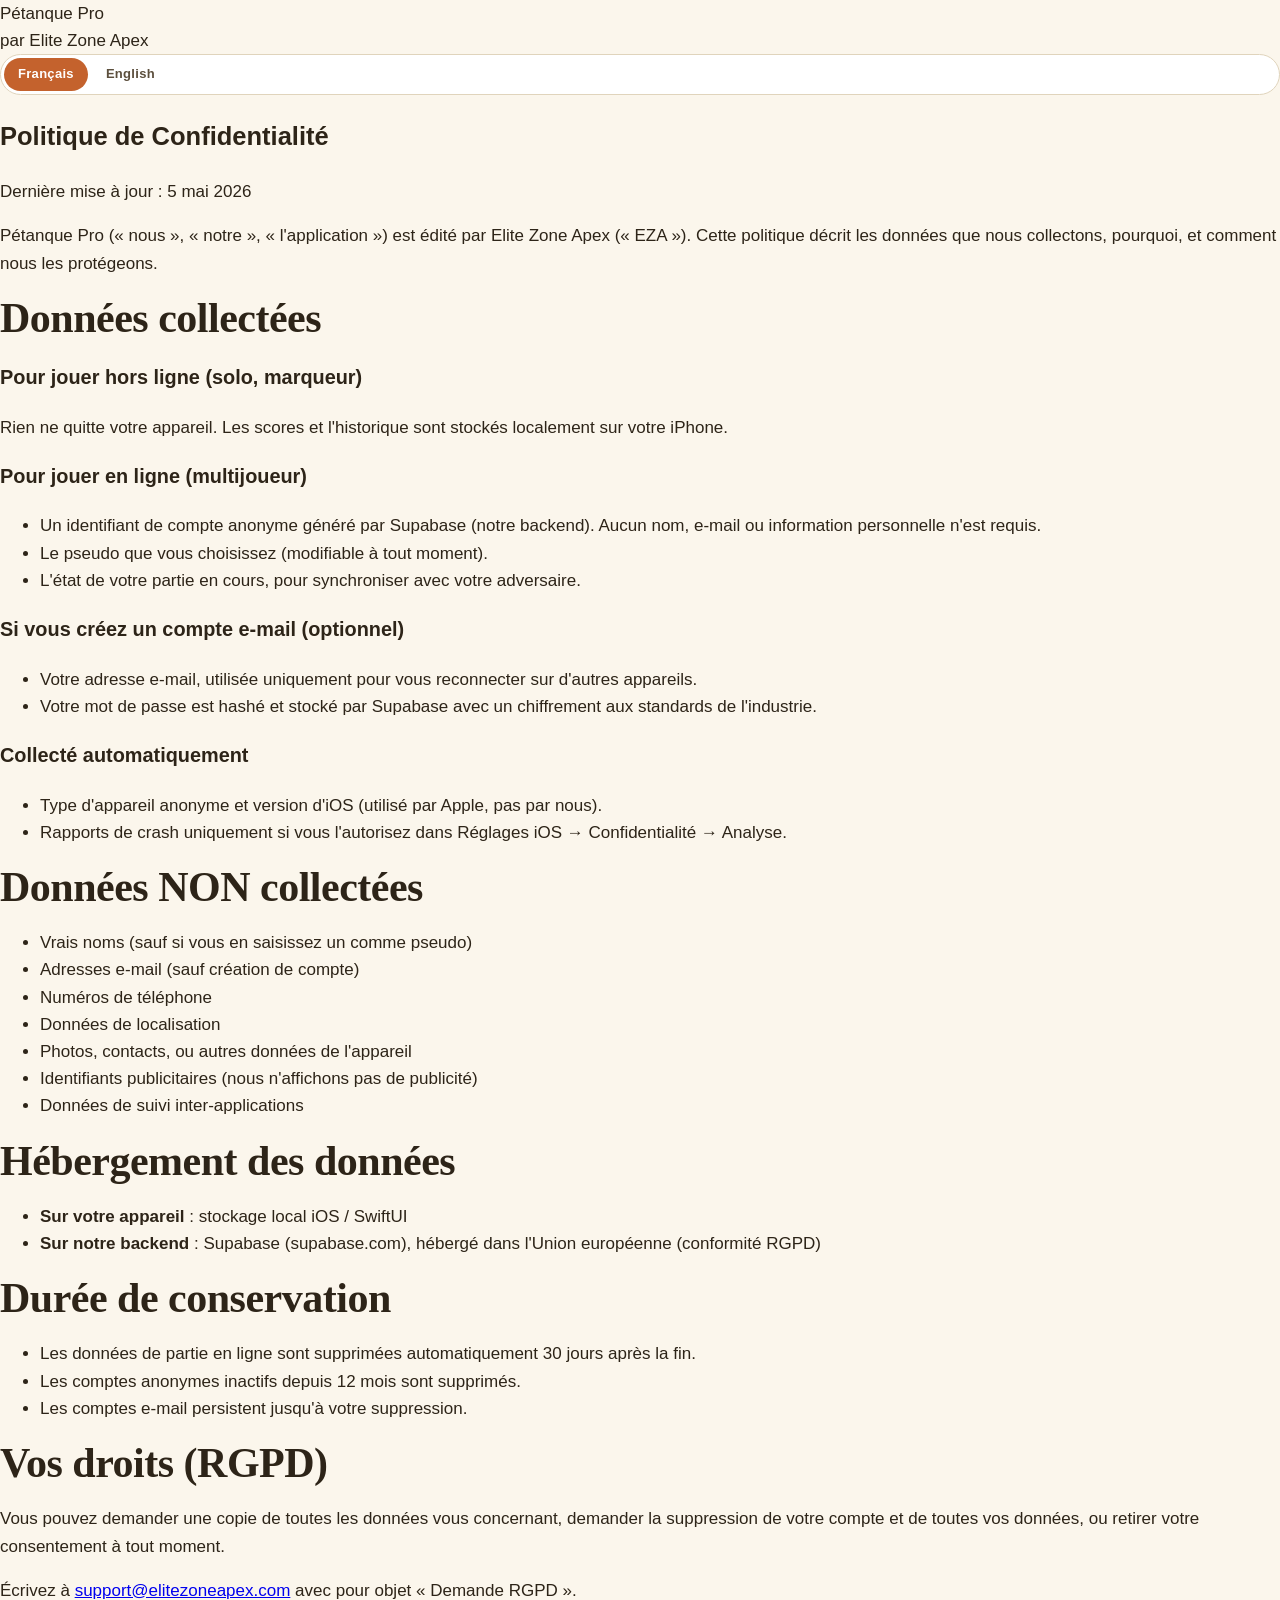
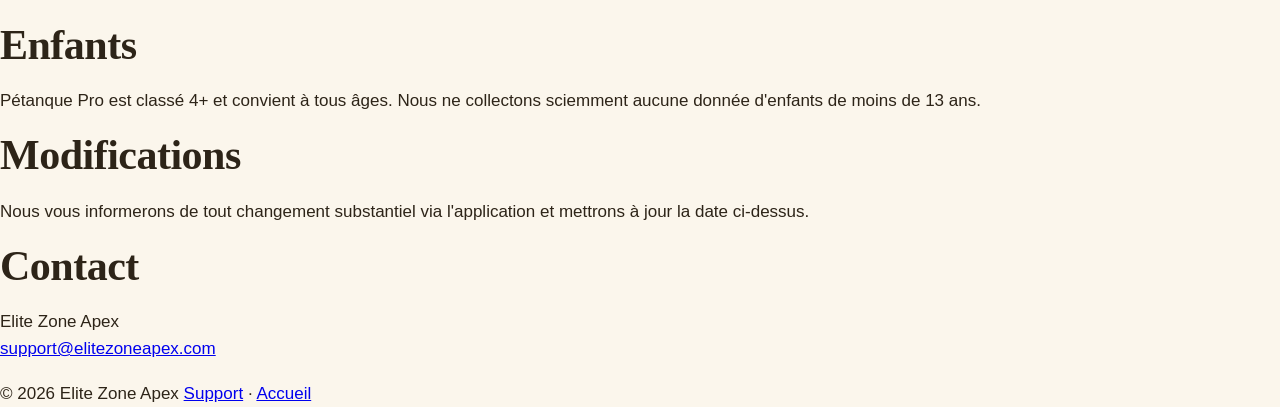
<file: privacy.html>
<!DOCTYPE html>
<html lang="fr">
<head>
<meta charset="UTF-8">
<meta name="viewport" content="width=device-width, initial-scale=1.0">
<title>Politique de Confidentialité — Pétanque Pro</title>
<meta name="description" content="Politique de confidentialité de Pétanque Pro par Elite Zone Apex.">
<link rel="stylesheet" href="styles.css">
</head>
<body>
<div class="wrap">
  <header class="brand">
    <div class="logo"><a href="index.html" style="color:inherit;text-decoration:none;">Pétanque Pro</a></div>
    <div class="by"><span class="by-fr">par</span><span class="by-en" style="display:none;">by</span> Elite Zone Apex</div>
  </header>

  <nav class="lang">
    <a href="#fr" id="tab-fr" class="active" onclick="switchLang('fr');return false;">Français</a>
    <a href="#en" id="tab-en" onclick="switchLang('en');return false;">English</a>
  </nav>

  <section class="section active" id="fr">
    <h1>Politique de Confidentialité</h1>
    <p class="meta">Dernière mise à jour : 5 mai 2026</p>

    <p>Pétanque Pro (« nous », « notre », « l'application ») est édité par Elite Zone Apex (« EZA »). Cette politique décrit les données que nous collectons, pourquoi, et comment nous les protégeons.</p>

    <h2>Données collectées</h2>

    <h3>Pour jouer hors ligne (solo, marqueur)</h3>
    <p>Rien ne quitte votre appareil. Les scores et l'historique sont stockés localement sur votre iPhone.</p>

    <h3>Pour jouer en ligne (multijoueur)</h3>
    <ul>
      <li>Un identifiant de compte anonyme généré par Supabase (notre backend). Aucun nom, e-mail ou information personnelle n'est requis.</li>
      <li>Le pseudo que vous choisissez (modifiable à tout moment).</li>
      <li>L'état de votre partie en cours, pour synchroniser avec votre adversaire.</li>
    </ul>

    <h3>Si vous créez un compte e-mail (optionnel)</h3>
    <ul>
      <li>Votre adresse e-mail, utilisée uniquement pour vous reconnecter sur d'autres appareils.</li>
      <li>Votre mot de passe est hashé et stocké par Supabase avec un chiffrement aux standards de l'industrie.</li>
    </ul>

    <h3>Collecté automatiquement</h3>
    <ul>
      <li>Type d'appareil anonyme et version d'iOS (utilisé par Apple, pas par nous).</li>
      <li>Rapports de crash uniquement si vous l'autorisez dans Réglages iOS → Confidentialité → Analyse.</li>
    </ul>

    <h2>Données NON collectées</h2>
    <ul>
      <li>Vrais noms (sauf si vous en saisissez un comme pseudo)</li>
      <li>Adresses e-mail (sauf création de compte)</li>
      <li>Numéros de téléphone</li>
      <li>Données de localisation</li>
      <li>Photos, contacts, ou autres données de l'appareil</li>
      <li>Identifiants publicitaires (nous n'affichons pas de publicité)</li>
      <li>Données de suivi inter-applications</li>
    </ul>

    <h2>Hébergement des données</h2>
    <ul>
      <li><strong>Sur votre appareil</strong> : stockage local iOS / SwiftUI</li>
      <li><strong>Sur notre backend</strong> : Supabase (supabase.com), hébergé dans l'Union européenne (conformité RGPD)</li>
    </ul>

    <h2>Durée de conservation</h2>
    <ul>
      <li>Les données de partie en ligne sont supprimées automatiquement 30 jours après la fin.</li>
      <li>Les comptes anonymes inactifs depuis 12 mois sont supprimés.</li>
      <li>Les comptes e-mail persistent jusqu'à votre suppression.</li>
    </ul>

    <h2>Vos droits (RGPD)</h2>
    <p>Vous pouvez demander une copie de toutes les données vous concernant, demander la suppression de votre compte et de toutes vos données, ou retirer votre consentement à tout moment.</p>
    <p>Écrivez à <a href="mailto:support@elitezoneapex.com?subject=Demande%20RGPD">support@elitezoneapex.com</a> avec pour objet « Demande RGPD ».</p>

    <h2>Enfants</h2>
    <p>Pétanque Pro est classé 4+ et convient à tous âges. Nous ne collectons sciemment aucune donnée d'enfants de moins de 13 ans.</p>

    <h2>Modifications</h2>
    <p>Nous vous informerons de tout changement substantiel via l'application et mettrons à jour la date ci-dessus.</p>

    <h2>Contact</h2>
    <p>Elite Zone Apex<br><a href="mailto:support@elitezoneapex.com">support@elitezoneapex.com</a></p>
  </section>

  <section class="section" id="en">
    <h1>Privacy Policy</h1>
    <p class="meta">Last updated: May 5, 2026</p>

    <p>Pétanque Pro ("we", "our", "the app") is published by Elite Zone Apex ("EZA"). This policy describes what data we collect, why, and how we protect it.</p>

    <h2>What we collect</h2>

    <h3>To play offline (single-player, scorekeeper)</h3>
    <p>Nothing leaves your device. Game scores and history are stored locally on your iPhone.</p>

    <h3>To play online (multiplayer)</h3>
    <ul>
      <li>An anonymous account ID generated by Supabase (our backend). No name, email, or personal info required.</li>
      <li>Your chosen username (you can change or pick anything).</li>
      <li>Your game state during an active multiplayer session, so we can sync between you and your opponent.</li>
    </ul>

    <h3>If you create an email account (optional)</h3>
    <ul>
      <li>Your email address, used only to sign you back in across devices.</li>
      <li>Your password is hashed and stored by Supabase using industry-standard encryption.</li>
    </ul>

    <h3>Automatically collected</h3>
    <ul>
      <li>Anonymous device type and OS version (used by Apple, not by us).</li>
      <li>Crash logs only if you opt in via iOS Settings → Privacy → Analytics.</li>
    </ul>

    <h2>What we do NOT collect</h2>
    <ul>
      <li>Real names (unless you type one as your username)</li>
      <li>Email addresses (unless you create an email account)</li>
      <li>Phone numbers</li>
      <li>Location data</li>
      <li>Photos, contacts, or any other device data</li>
      <li>Advertising identifiers (we don't run ads)</li>
      <li>Tracking data across other apps or websites</li>
    </ul>

    <h2>Where your data lives</h2>
    <ul>
      <li><strong>On your device</strong>: SwiftUI/iOS local storage</li>
      <li><strong>On our backend</strong>: Supabase (supabase.com), hosted in the European Union for GDPR compliance</li>
    </ul>

    <h2>How long we keep it</h2>
    <ul>
      <li>Game session data is deleted automatically 30 days after the game ends.</li>
      <li>Anonymous accounts that haven't been used in 12 months are deleted.</li>
      <li>Email accounts persist until you delete them.</li>
    </ul>

    <h2>Your rights (GDPR / CCPA)</h2>
    <p>You can request a copy of all data we have about you, request deletion of your account and all data, or withdraw consent at any time.</p>
    <p>Email <a href="mailto:support@elitezoneapex.com?subject=Privacy%20Request">support@elitezoneapex.com</a> with the subject "Privacy Request".</p>

    <h2>Children</h2>
    <p>Pétanque Pro is rated 4+ and is suitable for all ages. We do not knowingly collect data from children under 13. If you believe a child has created an account, contact us.</p>

    <h2>Changes</h2>
    <p>We will notify you of material changes via the app and update the "Last updated" date above.</p>

    <h2>Contact</h2>
    <p>Elite Zone Apex<br><a href="mailto:support@elitezoneapex.com">support@elitezoneapex.com</a></p>
  </section>

  <footer>
    <span>© 2026 Elite Zone Apex</span>
    <span><a href="support.html">Support</a> · <a href="index.html">Accueil</a></span>
  </footer>
</div>

<script>
function switchLang(lang) {
  document.querySelectorAll('.section').forEach(s => s.classList.remove('active'));
  document.getElementById(lang).classList.add('active');
  document.querySelectorAll('nav.lang a').forEach(a => a.classList.remove('active'));
  document.getElementById('tab-' + lang).classList.add('active');
  document.querySelectorAll('.by-fr').forEach(e => e.style.display = lang === 'fr' ? '' : 'none');
  document.querySelectorAll('.by-en').forEach(e => e.style.display = lang === 'en' ? '' : 'none');
  document.documentElement.lang = lang;
  history.replaceState(null, '', '#' + lang);
}
if (location.hash === '#en') switchLang('en');
</script>
</body>
</html>
</file>
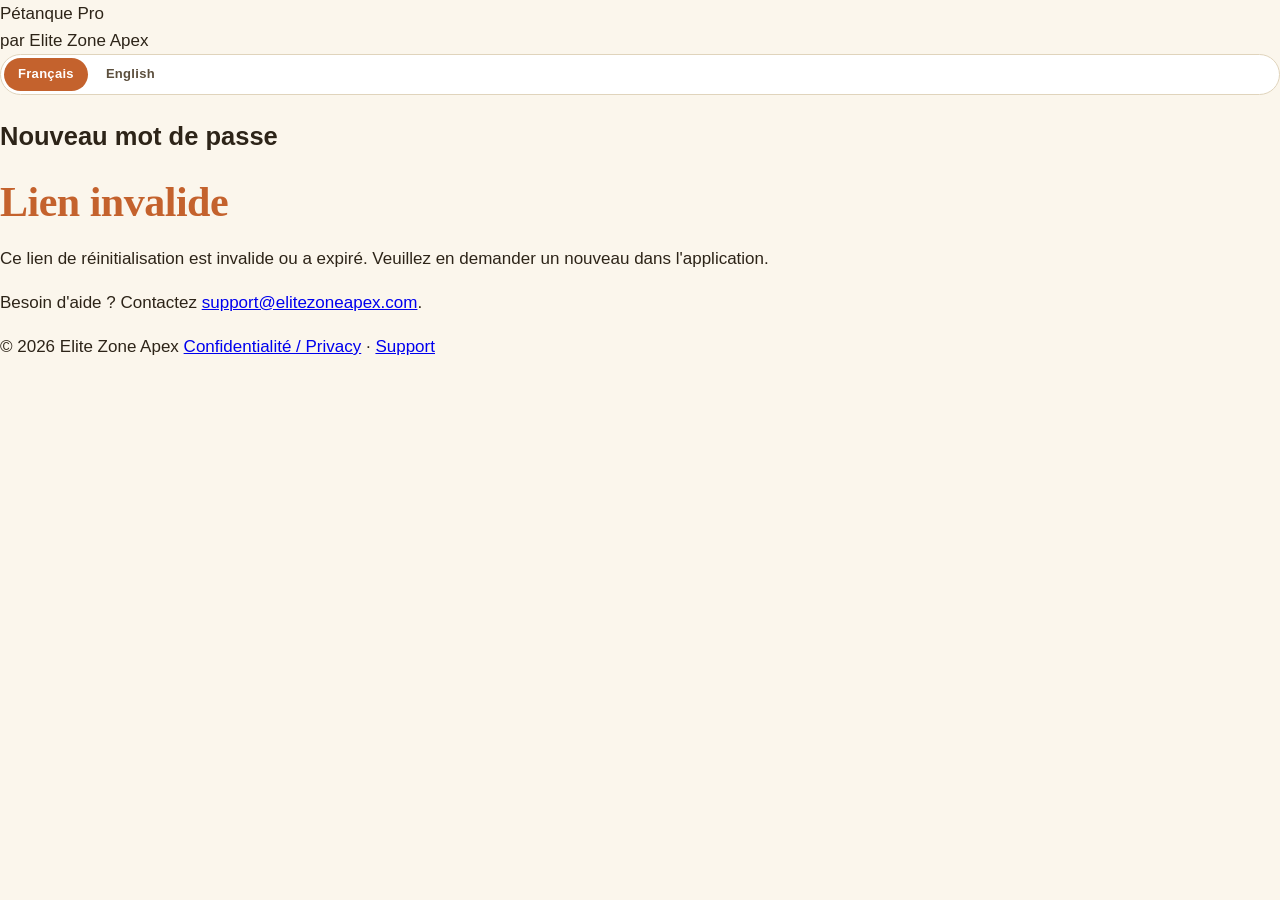
<file: reset-password.html>
<!DOCTYPE html>
<html lang="fr">
<head>
<meta charset="UTF-8">
<meta name="viewport" content="width=device-width, initial-scale=1.0">
<title>Réinitialiser le mot de passe — Pétanque Pro</title>
<meta name="description" content="Réinitialiser votre mot de passe Pétanque Pro.">
<link rel="stylesheet" href="styles.css">
<style>
  .form-group { margin-bottom: 16px; }
  label { display: block; font-size: 14px; font-weight: 600; margin-bottom: 6px; color: var(--ink); }
  input[type=password] {
    width: 100%; padding: 12px 14px; font-size: 16px;
    border: 1px solid var(--rule); border-radius: 8px; background: white;
    box-sizing: border-box;
  }
  input[type=password]:focus { outline: none; border-color: var(--terracotta); }
  button.primary {
    background: var(--terracotta); color: white; border: none;
    padding: 12px 24px; border-radius: 8px; font-size: 16px; font-weight: bold;
    cursor: pointer; width: 100%;
  }
  button.primary:disabled { opacity: 0.5; cursor: not-allowed; }
  .feedback { margin-top: 12px; font-size: 14px; }
  .feedback.ok { color: var(--sage); }
  .feedback.err { color: var(--terracotta); }
</style>
</head>
<body>
<div class="wrap">
  <header class="brand">
    <div class="logo"><a href="index.html" style="color:inherit;text-decoration:none;">Pétanque Pro</a></div>
    <div class="by"><span class="by-fr">par</span><span class="by-en" style="display:none;">by</span> Elite Zone Apex</div>
  </header>

  <nav class="lang">
    <a href="#fr" id="tab-fr" class="active" onclick="switchLang('fr');return false;">Français</a>
    <a href="#en" id="tab-en" onclick="switchLang('en');return false;">English</a>
  </nav>

  <section class="section active" id="fr">
    <h1>Nouveau mot de passe</h1>
    <p class="meta" id="intro-fr">Choisissez un nouveau mot de passe pour votre compte Pétanque Pro.</p>

    <div id="form-fr">
      <div class="form-group">
        <label for="pw-fr">Nouveau mot de passe</label>
        <input type="password" id="pw-fr" placeholder="Au moins 6 caractères" minlength="6" autocomplete="new-password">
      </div>
      <div class="form-group">
        <label for="pw2-fr">Confirmer</label>
        <input type="password" id="pw2-fr" placeholder="Saisissez à nouveau" minlength="6" autocomplete="new-password">
      </div>
      <button class="primary" id="submit-fr" onclick="submitReset('fr')">Mettre à jour</button>
      <div class="feedback" id="msg-fr"></div>
    </div>

    <div id="success-fr" style="display:none;">
      <h2 style="color: var(--sage);">✓ Mot de passe mis à jour</h2>
      <p>Votre mot de passe a été modifié. Retournez dans l'application Pétanque Pro et connectez-vous avec le nouveau mot de passe.</p>
      <p style="margin-top: 24px;">
        <a href="petanquepro://" style="display: inline-block; padding: 12px 24px; background: var(--terracotta); color: white; text-decoration: none; border-radius: 8px; font-weight: bold;">Ouvrir l'application</a>
      </p>
    </div>

    <div id="invalid-fr" style="display:none;">
      <h2 style="color: var(--terracotta);">Lien invalide</h2>
      <p>Ce lien de réinitialisation est invalide ou a expiré. Veuillez en demander un nouveau dans l'application.</p>
      <p style="margin-top: 16px;">Besoin d'aide ? Contactez <a href="mailto:support@elitezoneapex.com">support@elitezoneapex.com</a>.</p>
    </div>
  </section>

  <section class="section" id="en">
    <h1>New password</h1>
    <p class="meta" id="intro-en">Choose a new password for your Pétanque Pro account.</p>

    <div id="form-en">
      <div class="form-group">
        <label for="pw-en">New password</label>
        <input type="password" id="pw-en" placeholder="At least 6 characters" minlength="6" autocomplete="new-password">
      </div>
      <div class="form-group">
        <label for="pw2-en">Confirm</label>
        <input type="password" id="pw2-en" placeholder="Re-enter password" minlength="6" autocomplete="new-password">
      </div>
      <button class="primary" id="submit-en" onclick="submitReset('en')">Update password</button>
      <div class="feedback" id="msg-en"></div>
    </div>

    <div id="success-en" style="display:none;">
      <h2 style="color: var(--sage);">✓ Password updated</h2>
      <p>Your password has been changed. Return to the Pétanque Pro app and sign in with your new password.</p>
      <p style="margin-top: 24px;">
        <a href="petanquepro://" style="display: inline-block; padding: 12px 24px; background: var(--terracotta); color: white; text-decoration: none; border-radius: 8px; font-weight: bold;">Open the app</a>
      </p>
    </div>

    <div id="invalid-en" style="display:none;">
      <h2 style="color: var(--terracotta);">Invalid link</h2>
      <p>This reset link is invalid or expired. Please request a new one from the app.</p>
      <p style="margin-top: 16px;">Need help? Contact <a href="mailto:support@elitezoneapex.com">support@elitezoneapex.com</a>.</p>
    </div>
  </section>

  <footer>
    <span>© 2026 Elite Zone Apex</span>
    <span><a href="privacy.html">Confidentialité / Privacy</a> · <a href="support.html">Support</a></span>
  </footer>
</div>

<script>
const SUPABASE_URL = "https://ofkvktbfdvgdnghbesiw.supabase.co";
const SUPABASE_ANON_KEY = "sb_publishable_f9N5XZFXedPbUiB-d_WeVA_xWGoGj9X";

const STRINGS = {
  fr: {
    mismatch: "Les mots de passe ne correspondent pas.",
    tooShort: "Le mot de passe doit contenir au moins 6 caractères.",
    submitting: "Mise à jour…",
    networkErr: "Erreur réseau. Veuillez réessayer.",
    serverErr: "Échec de la mise à jour du mot de passe."
  },
  en: {
    mismatch: "Passwords do not match.",
    tooShort: "Password must be at least 6 characters.",
    submitting: "Updating…",
    networkErr: "Network error. Please try again.",
    serverErr: "Failed to update password."
  }
};

function switchLang(lang) {
  document.querySelectorAll('.section').forEach(s => s.classList.remove('active'));
  document.getElementById(lang).classList.add('active');
  document.querySelectorAll('nav.lang a').forEach(a => a.classList.remove('active'));
  document.getElementById('tab-' + lang).classList.add('active');
  document.querySelectorAll('.by-fr').forEach(e => e.style.display = lang === 'fr' ? '' : 'none');
  document.querySelectorAll('.by-en').forEach(e => e.style.display = lang === 'en' ? '' : 'none');
  document.documentElement.lang = lang;
  history.replaceState(null, '', '#' + lang);
}
if (location.hash === '#en') switchLang('en');

function getAccessToken() {
  const hash = window.location.hash.substring(1);
  const params = new URLSearchParams(hash);
  return params.get('access_token');
}

const ACCESS_TOKEN = getAccessToken();

if (!ACCESS_TOKEN) {
  document.getElementById('form-fr').style.display = 'none';
  document.getElementById('form-en').style.display = 'none';
  document.getElementById('intro-fr').style.display = 'none';
  document.getElementById('intro-en').style.display = 'none';
  document.getElementById('invalid-fr').style.display = 'block';
  document.getElementById('invalid-en').style.display = 'block';
}

async function submitReset(lang) {
  const t = STRINGS[lang];
  const pw = document.getElementById('pw-' + lang).value;
  const pw2 = document.getElementById('pw2-' + lang).value;
  const msg = document.getElementById('msg-' + lang);
  const btn = document.getElementById('submit-' + lang);

  msg.className = 'feedback';
  msg.textContent = '';

  if (pw.length < 6) {
    msg.className = 'feedback err';
    msg.textContent = t.tooShort;
    return;
  }
  if (pw !== pw2) {
    msg.className = 'feedback err';
    msg.textContent = t.mismatch;
    return;
  }

  btn.disabled = true;
  msg.textContent = t.submitting;

  try {
    const resp = await fetch(SUPABASE_URL + '/auth/v1/user', {
      method: 'PUT',
      headers: {
        'apikey': SUPABASE_ANON_KEY,
        'Authorization': 'Bearer ' + ACCESS_TOKEN,
        'Content-Type': 'application/json'
      },
      body: JSON.stringify({ password: pw })
    });
    if (!resp.ok) {
      const body = await resp.text();
      msg.className = 'feedback err';
      msg.textContent = (t.serverErr + ' ' + body).slice(0, 240);
      btn.disabled = false;
      return;
    }
    document.getElementById('form-' + lang).style.display = 'none';
    document.getElementById('intro-' + lang).style.display = 'none';
    document.getElementById('success-' + lang).style.display = 'block';
  } catch (e) {
    msg.className = 'feedback err';
    msg.textContent = t.networkErr;
    btn.disabled = false;
  }
}
</script>
</body>
</html>
</file>
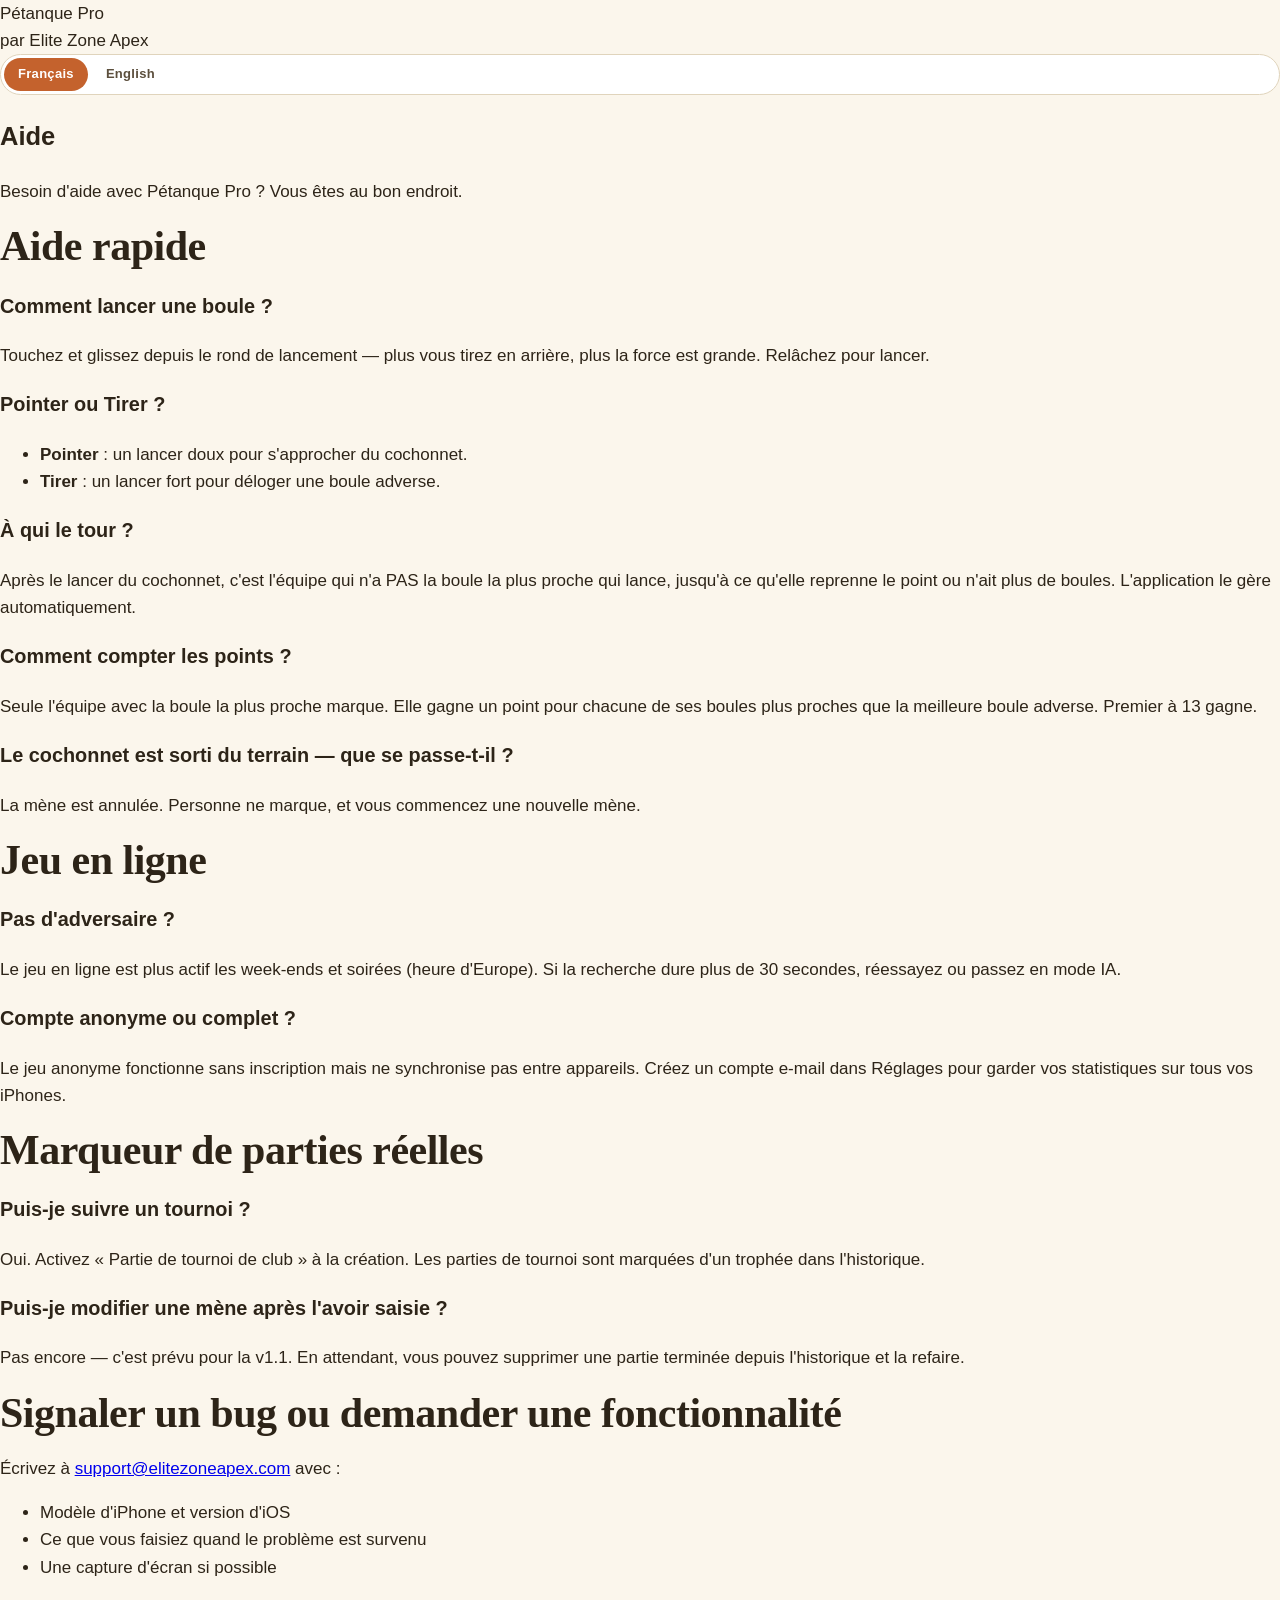
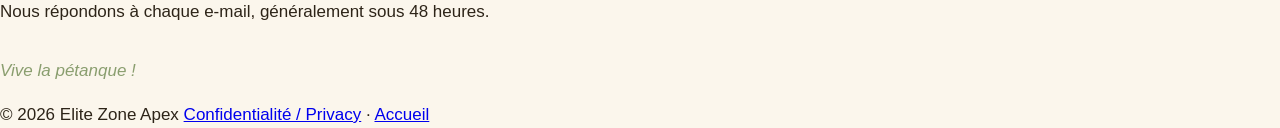
<file: support.html>
<!DOCTYPE html>
<html lang="fr">
<head>
<meta charset="UTF-8">
<meta name="viewport" content="width=device-width, initial-scale=1.0">
<title>Aide & Support — Pétanque Pro</title>
<meta name="description" content="Aide et support pour Pétanque Pro par Elite Zone Apex.">
<link rel="stylesheet" href="styles.css">
</head>
<body>
<div class="wrap">
  <header class="brand">
    <div class="logo"><a href="index.html" style="color:inherit;text-decoration:none;">Pétanque Pro</a></div>
    <div class="by"><span class="by-fr">par</span><span class="by-en" style="display:none;">by</span> Elite Zone Apex</div>
  </header>

  <nav class="lang">
    <a href="#fr" id="tab-fr" class="active" onclick="switchLang('fr');return false;">Français</a>
    <a href="#en" id="tab-en" onclick="switchLang('en');return false;">English</a>
  </nav>

  <section class="section active" id="fr">
    <h1>Aide</h1>
    <p class="meta">Besoin d'aide avec Pétanque Pro ? Vous êtes au bon endroit.</p>

    <h2>Aide rapide</h2>

    <h3>Comment lancer une boule ?</h3>
    <p>Touchez et glissez depuis le rond de lancement — plus vous tirez en arrière, plus la force est grande. Relâchez pour lancer.</p>

    <h3>Pointer ou Tirer ?</h3>
    <ul>
      <li><strong>Pointer</strong> : un lancer doux pour s'approcher du cochonnet.</li>
      <li><strong>Tirer</strong> : un lancer fort pour déloger une boule adverse.</li>
    </ul>

    <h3>À qui le tour ?</h3>
    <p>Après le lancer du cochonnet, c'est l'équipe qui n'a PAS la boule la plus proche qui lance, jusqu'à ce qu'elle reprenne le point ou n'ait plus de boules. L'application le gère automatiquement.</p>

    <h3>Comment compter les points ?</h3>
    <p>Seule l'équipe avec la boule la plus proche marque. Elle gagne un point pour chacune de ses boules plus proches que la meilleure boule adverse. Premier à 13 gagne.</p>

    <h3>Le cochonnet est sorti du terrain — que se passe-t-il ?</h3>
    <p>La mène est annulée. Personne ne marque, et vous commencez une nouvelle mène.</p>

    <h2>Jeu en ligne</h2>

    <h3>Pas d'adversaire ?</h3>
    <p>Le jeu en ligne est plus actif les week-ends et soirées (heure d'Europe). Si la recherche dure plus de 30 secondes, réessayez ou passez en mode IA.</p>

    <h3>Compte anonyme ou complet ?</h3>
    <p>Le jeu anonyme fonctionne sans inscription mais ne synchronise pas entre appareils. Créez un compte e-mail dans Réglages pour garder vos statistiques sur tous vos iPhones.</p>

    <h2>Marqueur de parties réelles</h2>

    <h3>Puis-je suivre un tournoi ?</h3>
    <p>Oui. Activez « Partie de tournoi de club » à la création. Les parties de tournoi sont marquées d'un trophée dans l'historique.</p>

    <h3>Puis-je modifier une mène après l'avoir saisie ?</h3>
    <p>Pas encore — c'est prévu pour la v1.1. En attendant, vous pouvez supprimer une partie terminée depuis l'historique et la refaire.</p>

    <h2>Signaler un bug ou demander une fonctionnalité</h2>
    <p>Écrivez à <a href="mailto:support@elitezoneapex.com">support@elitezoneapex.com</a> avec :</p>
    <ul>
      <li>Modèle d'iPhone et version d'iOS</li>
      <li>Ce que vous faisiez quand le problème est survenu</li>
      <li>Une capture d'écran si possible</li>
    </ul>
    <p>Nous répondons à chaque e-mail, généralement sous 48 heures.</p>

    <p style="margin-top:32px;font-style:italic;color:var(--sage);">Vive la pétanque !</p>
  </section>

  <section class="section" id="en">
    <h1>Support</h1>
    <p class="meta">Need help with Pétanque Pro? You're in the right place.</p>

    <h2>Quick help</h2>

    <h3>How do I throw?</h3>
    <p>Touch and drag from the throw spot — the further you pull back, the more power. Release to launch your boule.</p>

    <h3>Pointer vs Tir?</h3>
    <ul>
      <li><strong>Pointer</strong>: a gentle lob to land near the cochonnet.</li>
      <li><strong>Tir</strong>: a hard shot to knock an opponent's boule away.</li>
    </ul>

    <h3>Who throws next?</h3>
    <p>After the cochonnet is thrown, whoever does NOT have the closest boule throws next, until they get a boule closer or run out of boules. The app handles this automatically.</p>

    <h3>How do I score?</h3>
    <p>Only the team with the closest boule scores. They get one point for each of their boules that's closer than the opponent's nearest one. First to 13 wins.</p>

    <h3>The cochonnet went flying off the court — what happens?</h3>
    <p>The mène is annulled. No one scores, and you start a new mène.</p>

    <h2>Online play</h2>

    <h3>No opponent shows up?</h3>
    <p>Online play is busiest on weekends and evenings (Europe time). If matchmaking takes more than 30 seconds, try again or switch to vs AI.</p>

    <h3>Anonymous vs full account?</h3>
    <p>Anonymous play works without signing in but won't sync across devices. Sign up with email in Settings to keep your stats and games on every iPhone you use.</p>

    <h2>Real-life scorekeeper</h2>

    <h3>Can I track a tournament?</h3>
    <p>Yes. Toggle "Club tournament game" in the setup screen. Tournament games are highlighted in your history with a trophy icon.</p>

    <h3>Can I edit a mène after entering it?</h3>
    <p>Not yet — that's coming in v1.1. For now, you can delete a completed game from the History screen and re-track it.</p>

    <h2>Report a bug or request a feature</h2>
    <p>Email <a href="mailto:support@elitezoneapex.com">support@elitezoneapex.com</a> with:</p>
    <ul>
      <li>iPhone model and iOS version</li>
      <li>What you were doing when the issue happened</li>
      <li>A screenshot if possible</li>
    </ul>
    <p>We answer every email, usually within 48 hours.</p>

    <p style="margin-top:32px;font-style:italic;color:var(--sage);">Vive la pétanque !</p>
  </section>

  <footer>
    <span>© 2026 Elite Zone Apex</span>
    <span><a href="privacy.html">Confidentialité / Privacy</a> · <a href="index.html">Accueil</a></span>
  </footer>
</div>

<script>
function switchLang(lang) {
  document.querySelectorAll('.section').forEach(s => s.classList.remove('active'));
  document.getElementById(lang).classList.add('active');
  document.querySelectorAll('nav.lang a').forEach(a => a.classList.remove('active'));
  document.getElementById('tab-' + lang).classList.add('active');
  document.querySelectorAll('.by-fr').forEach(e => e.style.display = lang === 'fr' ? '' : 'none');
  document.querySelectorAll('.by-en').forEach(e => e.style.display = lang === 'en' ? '' : 'none');
  document.documentElement.lang = lang;
  history.replaceState(null, '', '#' + lang);
}
if (location.hash === '#en') switchLang('en');
</script>
</body>
</html>
</file>
<file: styles.css>
:root {
  --terracotta: #C4622D;
  --terracotta-deep: #A14E1F;
  --sage: #8A9E6F;
  --sage-deep: #6F8158;
  --cream: #F2E8D5;
  --sky: #87AABF;
  --ink: #2D2418;
  --ink-light: #5C4F3D;
  --paper: #FBF6EC;
  --paper-warm: #F4EAD3;
  --rule: #E0D4BC;
  --shadow-soft: 0 6px 24px rgba(45, 36, 24, 0.08);
  --shadow-lift: 0 14px 44px rgba(45, 36, 24, 0.18);
  --gradient-warm: linear-gradient(135deg, #F2E8D5 0%, #FBF6EC 60%, #F4DBC2 100%);
}

* { box-sizing: border-box; }
html { -webkit-text-size-adjust: 100%; scroll-behavior: smooth; }

body {
  margin: 0;
  font-family: "Nunito", -apple-system, BlinkMacSystemFont, "Helvetica Neue", Arial, sans-serif;
  background: var(--paper);
  color: var(--ink);
  line-height: 1.6;
  font-size: 17px;
  overflow-x: hidden;
}

/* ============ Top nav ============ */

.topnav {
  position: sticky;
  top: 0;
  z-index: 50;
  backdrop-filter: blur(14px);
  -webkit-backdrop-filter: blur(14px);
  background: rgba(251, 246, 236, 0.85);
  border-bottom: 1px solid var(--rule);
}

.topnav-inner {
  max-width: 1100px;
  margin: 0 auto;
  padding: 14px 24px;
  display: flex;
  align-items: center;
  justify-content: space-between;
  gap: 20px;
}

.brandmark {
  font-family: "Playfair Display", "Georgia", serif;
  font-weight: 800;
  font-size: 22px;
  color: var(--terracotta);
  letter-spacing: 0.2px;
  text-decoration: none;
}

.brandmark .by {
  display: block;
  font-family: "Nunito", sans-serif;
  font-weight: 600;
  font-size: 11px;
  color: var(--sage);
  letter-spacing: 1.2px;
  text-transform: uppercase;
  margin-top: -2px;
}

nav.lang {
  display: flex;
  gap: 4px;
  background: white;
  border: 1px solid var(--rule);
  border-radius: 999px;
  padding: 3px;
}

nav.lang a {
  padding: 6px 14px;
  border-radius: 999px;
  text-decoration: none;
  color: var(--ink-light);
  font-size: 13px;
  font-weight: 700;
  letter-spacing: 0.3px;
  transition: all 0.2s ease;
}

nav.lang a:hover { color: var(--terracotta); }

nav.lang a.active {
  background: var(--terracotta);
  color: white;
}

/* ============ Hero ============ */

.hero {
  position: relative;
  background: var(--gradient-warm);
  padding: 60px 24px 80px;
  overflow: hidden;
}

.hero::before, .hero::after {
  content: "";
  position: absolute;
  border-radius: 50%;
  filter: blur(80px);
  opacity: 0.45;
  pointer-events: none;
}

.hero::before {
  background: var(--terracotta);
  width: 480px; height: 480px;
  top: -120px; right: -160px;
}

.hero::after {
  background: var(--sky);
  width: 380px; height: 380px;
  bottom: -180px; left: -120px;
}

.hero-inner {
  position: relative;
  z-index: 1;
  max-width: 1100px;
  margin: 0 auto;
  display: grid;
  grid-template-columns: 1.1fr 1fr;
  gap: 60px;
  align-items: center;
}

.hero-eyebrow {
  display: inline-block;
  font-size: 12px;
  font-weight: 800;
  letter-spacing: 2.5px;
  text-transform: uppercase;
  color: var(--terracotta);
  background: rgba(196, 98, 45, 0.12);
  padding: 6px 14px;
  border-radius: 999px;
  margin-bottom: 18px;
}

.hero h1 {
  font-family: "Playfair Display", "Georgia", serif;
  font-size: 64px;
  line-height: 1.05;
  font-weight: 900;
  margin: 0 0 18px;
  color: var(--ink);
  letter-spacing: -1px;
}

.hero h1 em {
  font-style: italic;
  color: var(--terracotta);
}

.hero p.lede {
  font-size: 19px;
  color: var(--ink-light);
  max-width: 480px;
  margin: 0 0 32px;
  line-height: 1.55;
}

.cta-row {
  display: flex;
  gap: 14px;
  flex-wrap: wrap;
  align-items: center;
  margin-bottom: 22px;
}

.btn-appstore {
  display: inline-flex;
  align-items: center;
  gap: 12px;
  padding: 14px 22px;
  background: var(--ink);
  color: white;
  text-decoration: none;
  border-radius: 14px;
  font-weight: 700;
  font-size: 15px;
  transition: transform 0.2s ease, box-shadow 0.2s ease;
  box-shadow: var(--shadow-soft);
}

.btn-appstore:hover { transform: translateY(-2px); box-shadow: var(--shadow-lift); }

.btn-appstore svg { width: 24px; height: 24px; }

.btn-appstore .apl-line { font-size: 11px; opacity: 0.75; line-height: 1; display: block; margin-bottom: 2px; }
.btn-appstore .apl-name { font-size: 17px; font-weight: 800; line-height: 1; }

.btn-secondary {
  display: inline-flex;
  align-items: center;
  gap: 8px;
  padding: 14px 20px;
  border: 2px solid var(--terracotta);
  color: var(--terracotta);
  text-decoration: none;
  border-radius: 14px;
  font-weight: 700;
  font-size: 14px;
  letter-spacing: 0.4px;
  transition: all 0.2s ease;
}

.btn-secondary:hover { background: var(--terracotta); color: white; }

.hero-trust {
  display: flex;
  gap: 18px;
  align-items: center;
  font-size: 13px;
  color: var(--ink-light);
  flex-wrap: wrap;
}

.hero-trust-item {
  display: inline-flex;
  align-items: center;
  gap: 6px;
}

.hero-trust-item svg { width: 16px; height: 16px; color: var(--sage-deep); flex-shrink: 0; }

.hero-screenshot {
  position: relative;
  display: flex;
  justify-content: center;
  align-items: center;
}

.phone-frame {
  position: relative;
  width: 100%;
  max-width: 320px;
  aspect-ratio: 9 / 19.5;
  background: linear-gradient(145deg, #1a1a1a, #2a2a2a);
  border-radius: 44px;
  padding: 12px;
  box-shadow: var(--shadow-lift), 0 4px 20px rgba(0,0,0,0.3);
  transform: rotate(-2deg);
}

.phone-frame img {
  width: 100%;
  height: 100%;
  object-fit: cover;
  border-radius: 32px;
  display: block;
}

.phone-frame::before {
  content: "";
  position: absolute;
  top: 18px;
  left: 50%;
  transform: translateX(-50%);
  width: 90px;
  height: 26px;
  background: #000;
  border-radius: 14px;
  z-index: 2;
}

/* ============ Sections ============ */

section.section {
  display: none;
}
section.section.active {
  display: block;
}

/* Bilingual chrome (topnav + footer) */
.t-fr, .t-en { display: none; }
body[data-lang="fr"] .t-fr { display: inline; }
body[data-lang="en"] .t-en { display: inline; }

.container {
  max-width: 1100px;
  margin: 0 auto;
  padding: 80px 24px;
}

.eyebrow {
  display: block;
  font-size: 12px;
  font-weight: 800;
  letter-spacing: 2.5px;
  text-transform: uppercase;
  color: var(--sage-deep);
  margin-bottom: 14px;
}

h2 {
  font-family: "Playfair Display", "Georgia", serif;
  font-size: 42px;
  line-height: 1.15;
  font-weight: 800;
  margin: 0 0 18px;
  color: var(--ink);
  letter-spacing: -0.5px;
}

h2 em { font-style: italic; color: var(--terracotta); }

.section-lede {
  font-size: 18px;
  color: var(--ink-light);
  max-width: 640px;
  margin: 0 0 56px;
}

/* ============ Features ============ */

.features-grid {
  display: grid;
  grid-template-columns: repeat(auto-fit, minmax(260px, 1fr));
  gap: 22px;
}

.feature-card {
  background: white;
  border: 1px solid var(--rule);
  border-radius: 18px;
  padding: 28px 26px;
  transition: transform 0.25s ease, box-shadow 0.25s ease;
}

.feature-card:hover {
  transform: translateY(-4px);
  box-shadow: var(--shadow-lift);
}

.feature-icon {
  width: 48px;
  height: 48px;
  border-radius: 12px;
  background: rgba(196, 98, 45, 0.12);
  display: inline-flex;
  align-items: center;
  justify-content: center;
  margin-bottom: 18px;
  color: var(--terracotta);
}

.feature-icon svg { width: 24px; height: 24px; }

.feature-card.sage .feature-icon { background: rgba(138, 158, 111, 0.16); color: var(--sage-deep); }
.feature-card.sky  .feature-icon { background: rgba(135, 170, 191, 0.18); color: #4F7891; }

.feature-card h3 {
  font-family: "Playfair Display", "Georgia", serif;
  font-size: 21px;
  font-weight: 800;
  margin: 0 0 8px;
  color: var(--ink);
}

.feature-card p {
  font-size: 15px;
  color: var(--ink-light);
  line-height: 1.55;
  margin: 0;
}

/* ============ Pricing ============ */

.pricing {
  background: var(--cream);
  border-top: 1px solid var(--rule);
  border-bottom: 1px solid var(--rule);
}

.pricing-card {
  background: white;
  border: 1px solid var(--rule);
  border-radius: 24px;
  padding: 42px;
  max-width: 720px;
  margin: 0 auto;
  box-shadow: var(--shadow-soft);
  position: relative;
  overflow: hidden;
}

.pricing-card::before {
  content: "";
  position: absolute;
  top: 0; left: 0; right: 0;
  height: 4px;
  background: linear-gradient(90deg, var(--terracotta), var(--sky), var(--sage));
}

.pricing-headline {
  display: flex;
  align-items: baseline;
  gap: 10px;
  margin-bottom: 4px;
}

.pricing-headline .price {
  font-family: "Playfair Display", "Georgia", serif;
  font-size: 56px;
  font-weight: 900;
  color: var(--terracotta);
  line-height: 1;
}

.pricing-headline .for-life {
  font-size: 15px;
  font-weight: 700;
  color: var(--ink-light);
  letter-spacing: 0.3px;
}

.pricing-card h3 {
  font-family: "Playfair Display", "Georgia", serif;
  font-size: 22px;
  font-weight: 800;
  color: var(--ink);
  margin: 0 0 20px;
}

.pricing-list {
  list-style: none;
  padding: 0;
  margin: 0 0 28px;
}

.pricing-list li {
  display: flex;
  align-items: flex-start;
  gap: 12px;
  padding: 8px 0;
  font-size: 15px;
  color: var(--ink);
}

.pricing-list li svg {
  width: 18px;
  height: 18px;
  color: var(--sage-deep);
  flex-shrink: 0;
  margin-top: 2px;
}

.addons {
  border-top: 1px dashed var(--rule);
  padding-top: 22px;
}

.addons h4 {
  font-size: 12px;
  font-weight: 800;
  letter-spacing: 2px;
  text-transform: uppercase;
  color: var(--sage-deep);
  margin: 0 0 14px;
}

.addons-list {
  display: grid;
  grid-template-columns: repeat(auto-fit, minmax(200px, 1fr));
  gap: 14px;
}

.addon {
  border: 1px solid var(--rule);
  border-radius: 12px;
  padding: 14px 16px;
}

.addon .addon-name {
  font-weight: 700;
  font-size: 14px;
  color: var(--ink);
  display: block;
  margin-bottom: 2px;
}

.addon .addon-price {
  font-size: 13px;
  color: var(--terracotta);
  font-weight: 700;
}

.addon .addon-desc {
  display: block;
  font-size: 12px;
  color: var(--ink-light);
  margin-top: 4px;
  line-height: 1.4;
}

/* ============ Pull-quote ============ */

.quote-band {
  background: var(--ink);
  color: var(--paper);
  position: relative;
  overflow: hidden;
}

.quote-band::before {
  content: "";
  position: absolute;
  inset: 0;
  background: radial-gradient(circle at 30% 50%, rgba(196, 98, 45, 0.18), transparent 60%);
  pointer-events: none;
}

.quote-band .container {
  position: relative;
  text-align: center;
  padding: 90px 24px;
}

.quote-band blockquote {
  font-family: "Playfair Display", "Georgia", serif;
  font-style: italic;
  font-size: 30px;
  line-height: 1.3;
  font-weight: 500;
  margin: 0 0 22px;
  max-width: 760px;
  margin-left: auto;
  margin-right: auto;
  color: var(--paper);
}

.quote-band cite {
  display: block;
  font-style: normal;
  font-size: 13px;
  letter-spacing: 2.5px;
  text-transform: uppercase;
  color: var(--sage);
  font-weight: 700;
}

/* ============ FAQ ============ */

.faq-list {
  max-width: 760px;
  margin: 0 auto;
}

details.faq-item {
  border-bottom: 1px solid var(--rule);
  padding: 22px 0;
}

details.faq-item summary {
  cursor: pointer;
  list-style: none;
  font-family: "Playfair Display", "Georgia", serif;
  font-size: 19px;
  font-weight: 700;
  color: var(--ink);
  display: flex;
  align-items: center;
  justify-content: space-between;
  gap: 16px;
  padding: 4px 0;
}

details.faq-item summary::-webkit-details-marker { display: none; }

details.faq-item summary::after {
  content: "+";
  font-family: "Nunito", sans-serif;
  font-size: 28px;
  font-weight: 300;
  color: var(--terracotta);
  line-height: 1;
  transition: transform 0.2s ease;
  flex-shrink: 0;
}

details.faq-item[open] summary::after {
  transform: rotate(45deg);
}

details.faq-item .faq-answer {
  padding-top: 12px;
  font-size: 16px;
  color: var(--ink-light);
  line-height: 1.6;
}

/* ============ Final CTA ============ */

.final-cta {
  text-align: center;
  background: var(--gradient-warm);
  padding: 96px 24px;
  position: relative;
  overflow: hidden;
}

.final-cta::before {
  content: "";
  position: absolute;
  inset: -40px;
  background: radial-gradient(circle at center, rgba(196, 98, 45, 0.15), transparent 70%);
  pointer-events: none;
}

.final-cta h2 {
  position: relative;
  font-size: 48px;
  margin-bottom: 18px;
}

.final-cta p {
  position: relative;
  color: var(--ink-light);
  max-width: 540px;
  margin: 0 auto 32px;
  font-size: 18px;
}

/* ============ Footer ============ */

footer.site-footer {
  background: var(--ink);
  color: var(--paper);
  padding: 48px 24px 32px;
}

.footer-inner {
  max-width: 1100px;
  margin: 0 auto;
  display: flex;
  justify-content: space-between;
  flex-wrap: wrap;
  gap: 24px;
  align-items: center;
}

.footer-brand {
  font-family: "Playfair Display", "Georgia", serif;
  font-weight: 800;
  font-size: 18px;
  color: var(--paper);
}

.footer-brand .by {
  display: block;
  font-family: "Nunito", sans-serif;
  font-weight: 600;
  font-size: 11px;
  color: var(--sage);
  letter-spacing: 1.5px;
  text-transform: uppercase;
  margin-top: 2px;
}

.footer-links {
  display: flex;
  gap: 22px;
  flex-wrap: wrap;
}

.footer-links a {
  color: var(--paper);
  text-decoration: none;
  font-size: 14px;
  font-weight: 600;
  opacity: 0.8;
  transition: opacity 0.2s ease;
}

.footer-links a:hover { opacity: 1; color: var(--cream); }

.footer-base {
  max-width: 1100px;
  margin: 32px auto 0;
  padding-top: 22px;
  border-top: 1px solid rgba(251, 246, 236, 0.12);
  font-size: 12px;
  color: rgba(251, 246, 236, 0.5);
  display: flex;
  justify-content: space-between;
  flex-wrap: wrap;
  gap: 12px;
}

/* ============ Responsive ============ */

@media (max-width: 880px) {
  .hero-inner {
    grid-template-columns: 1fr;
    gap: 40px;
    text-align: center;
  }
  .hero p.lede { margin-left: auto; margin-right: auto; }
  .cta-row, .hero-trust { justify-content: center; }
  .hero-eyebrow { margin: 0 auto 18px; }
  .phone-frame { max-width: 280px; margin: 0 auto; }
  .hero h1 { font-size: 48px; }
}

@media (max-width: 600px) {
  .container { padding: 56px 18px; }
  .hero { padding: 40px 18px 60px; }
  .hero h1 { font-size: 38px; }
  .hero p.lede { font-size: 16px; }
  h2 { font-size: 30px; }
  .quote-band blockquote { font-size: 22px; }
  .pricing-card { padding: 28px 22px; }
  .pricing-headline .price { font-size: 44px; }
  .final-cta h2 { font-size: 32px; }
  .topnav-inner { padding: 12px 16px; }
  .brandmark { font-size: 18px; }
  nav.lang a { padding: 5px 11px; font-size: 12px; }
}
</file>
